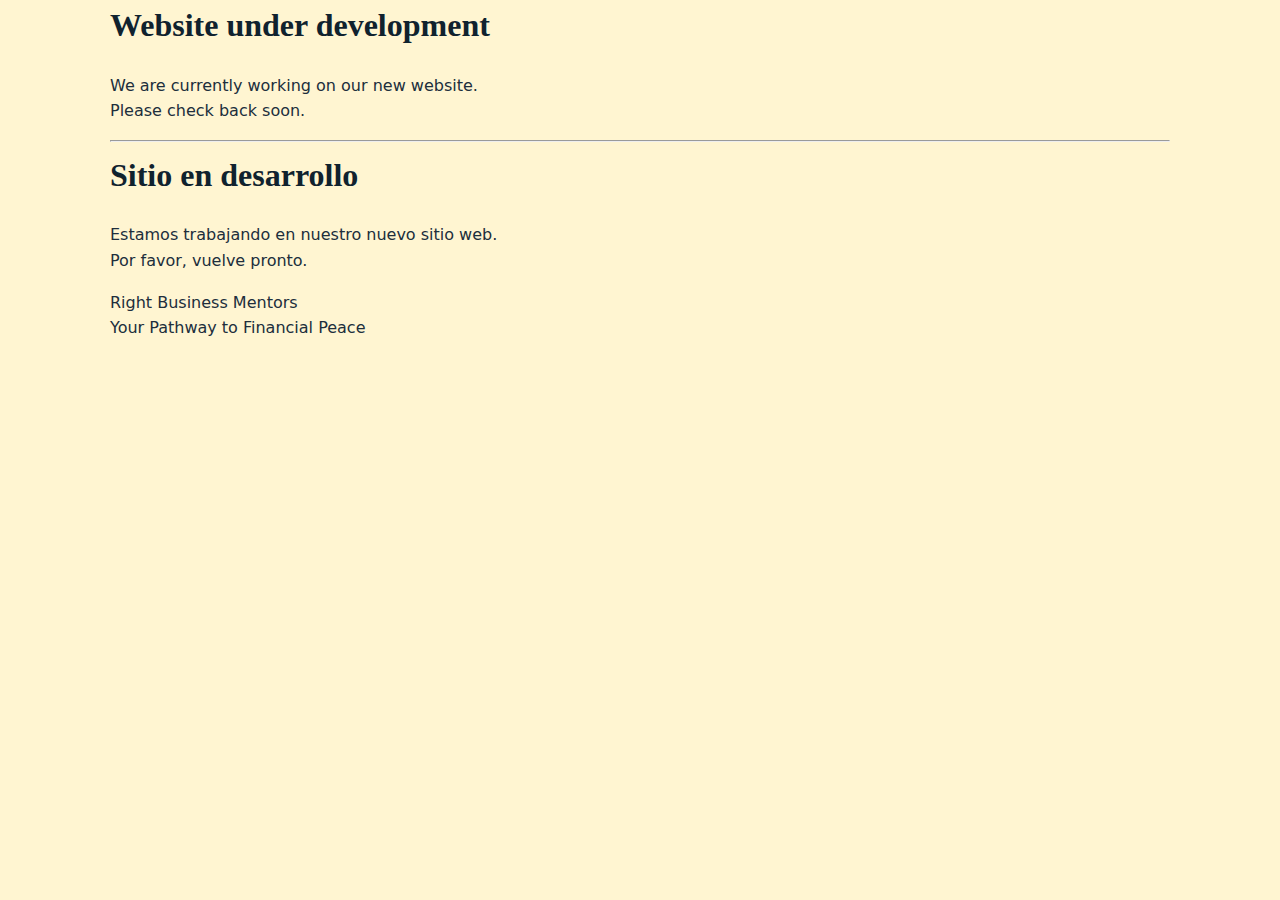
<file: index.html>
<!-- <!DOCTYPE html>
<html lang="en">
  <head>
    <meta charset="utf-8" />
    <meta name="viewport" content="width=device-width,initial-scale=1" />
    <meta http-equiv="refresh" content="0; url=/en/" />
    <link rel="canonical" href="/en/" />
    <title>Right Business Mentors</title>
  </head>
  <body></body>
</html> -->

<!--delete this after development-->

<!DOCTYPE html>
<html lang="en">
  <head>
    <meta charset="utf-8" />
    <meta name="viewport" content="width=device-width, initial-scale=1" />
    <title>Right Business Mentors</title>
    <link rel="stylesheet" href="/assets/css/styles.css" />
  </head>
  <body>
    <main class="coming-soon">
      <div class="container coming-box">
        <h1>Website under development</h1>
        <p class="coming-sub">
          We are currently working on our new website.<br />
          Please check back soon.
        </p>

        <hr class="coming-divider" />

        <h1>Sitio en desarrollo</h1>
        <p class="coming-sub">
          Estamos trabajando en nuestro nuevo sitio web.<br />
          Por favor, vuelve pronto.
        </p>

        <p class="coming-brand">
          Right Business Mentors<br />
          <span>Your Pathway to Financial Peace</span>
        </p>
      </div>
    </main>
  </body>
</html>
</file>
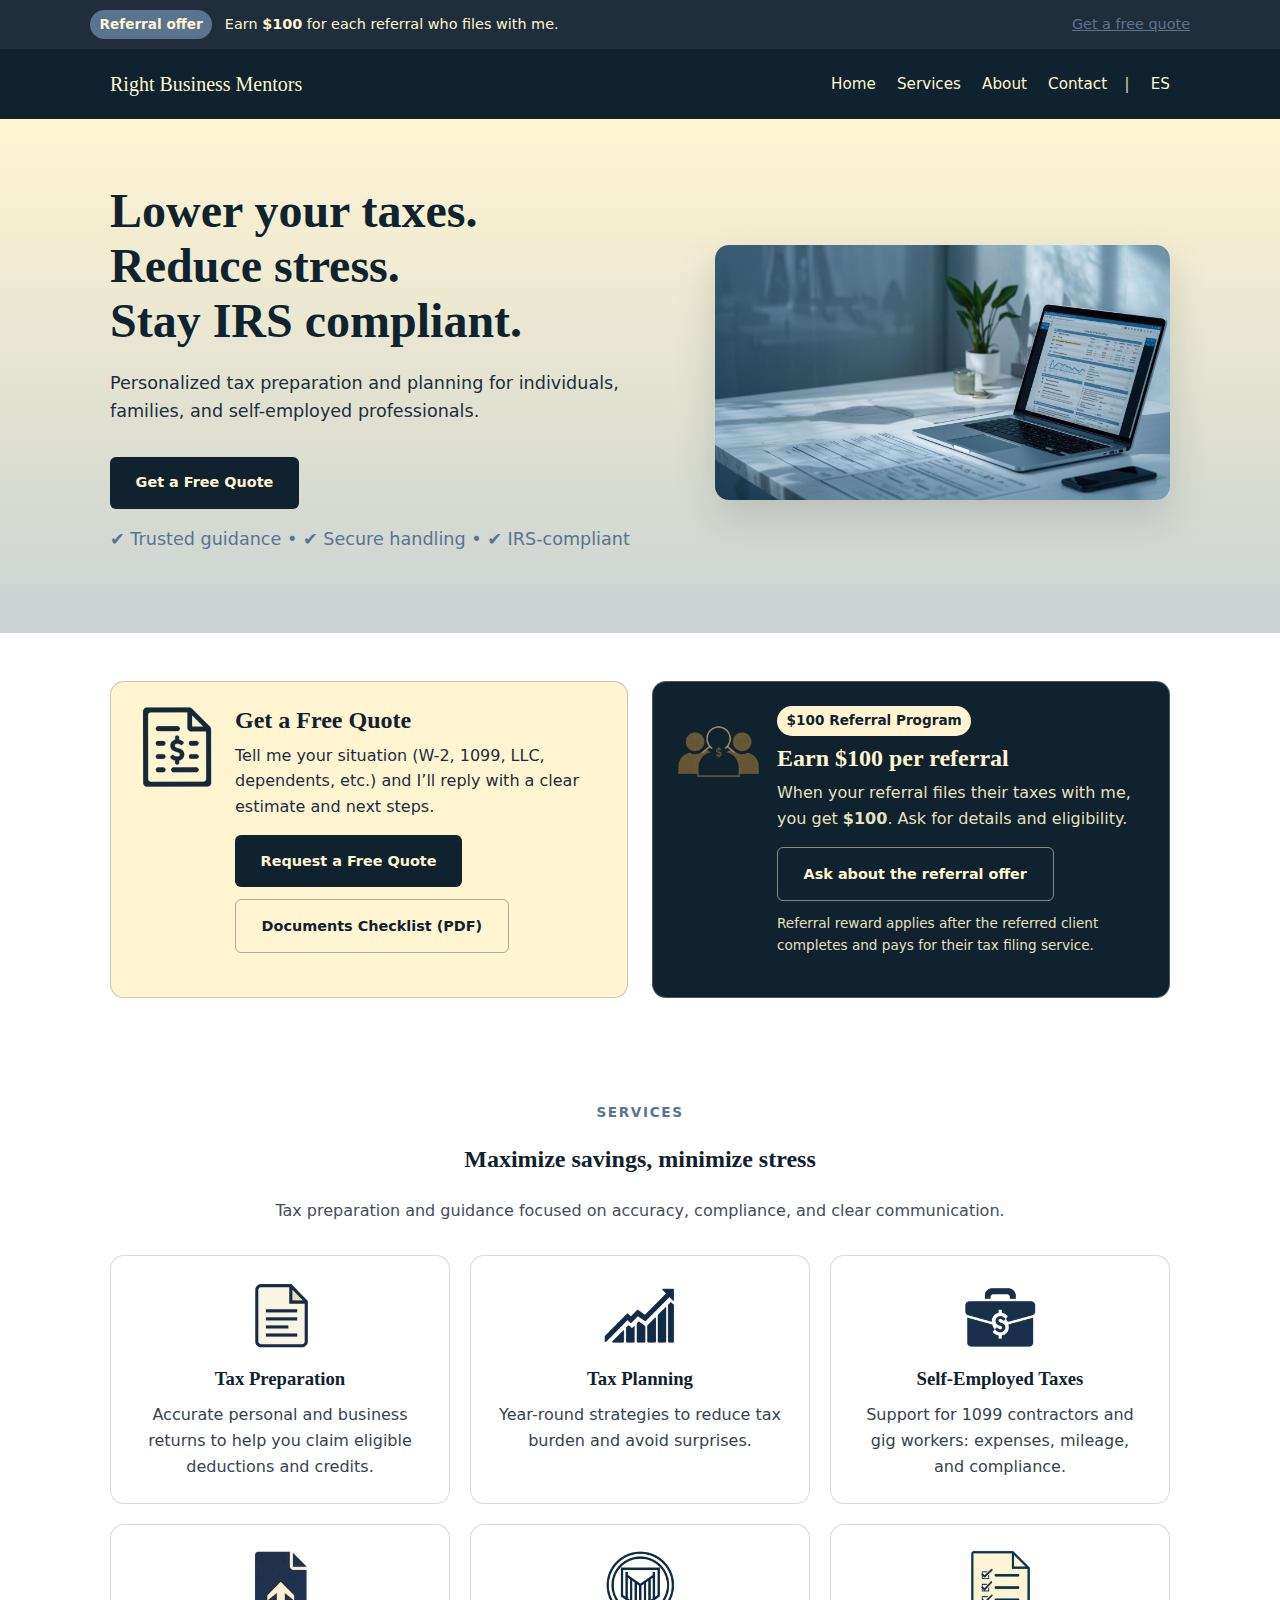
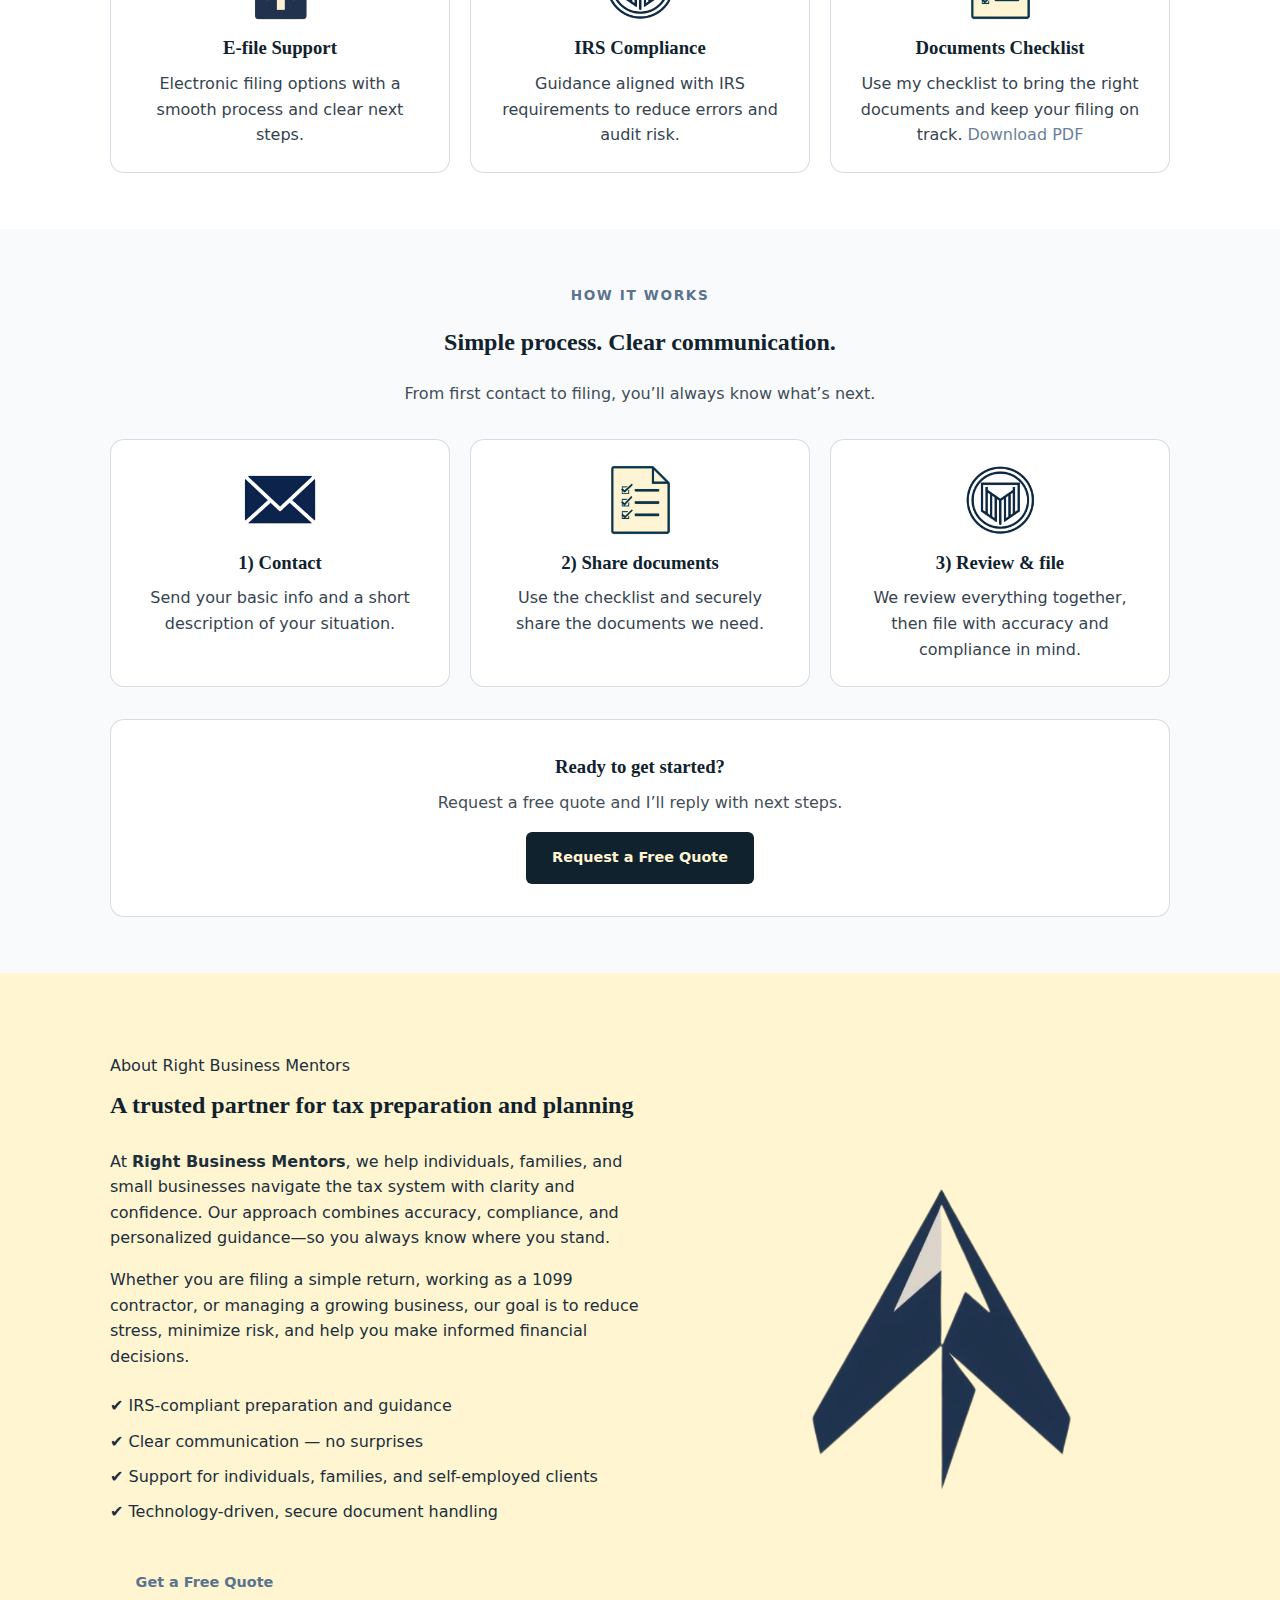
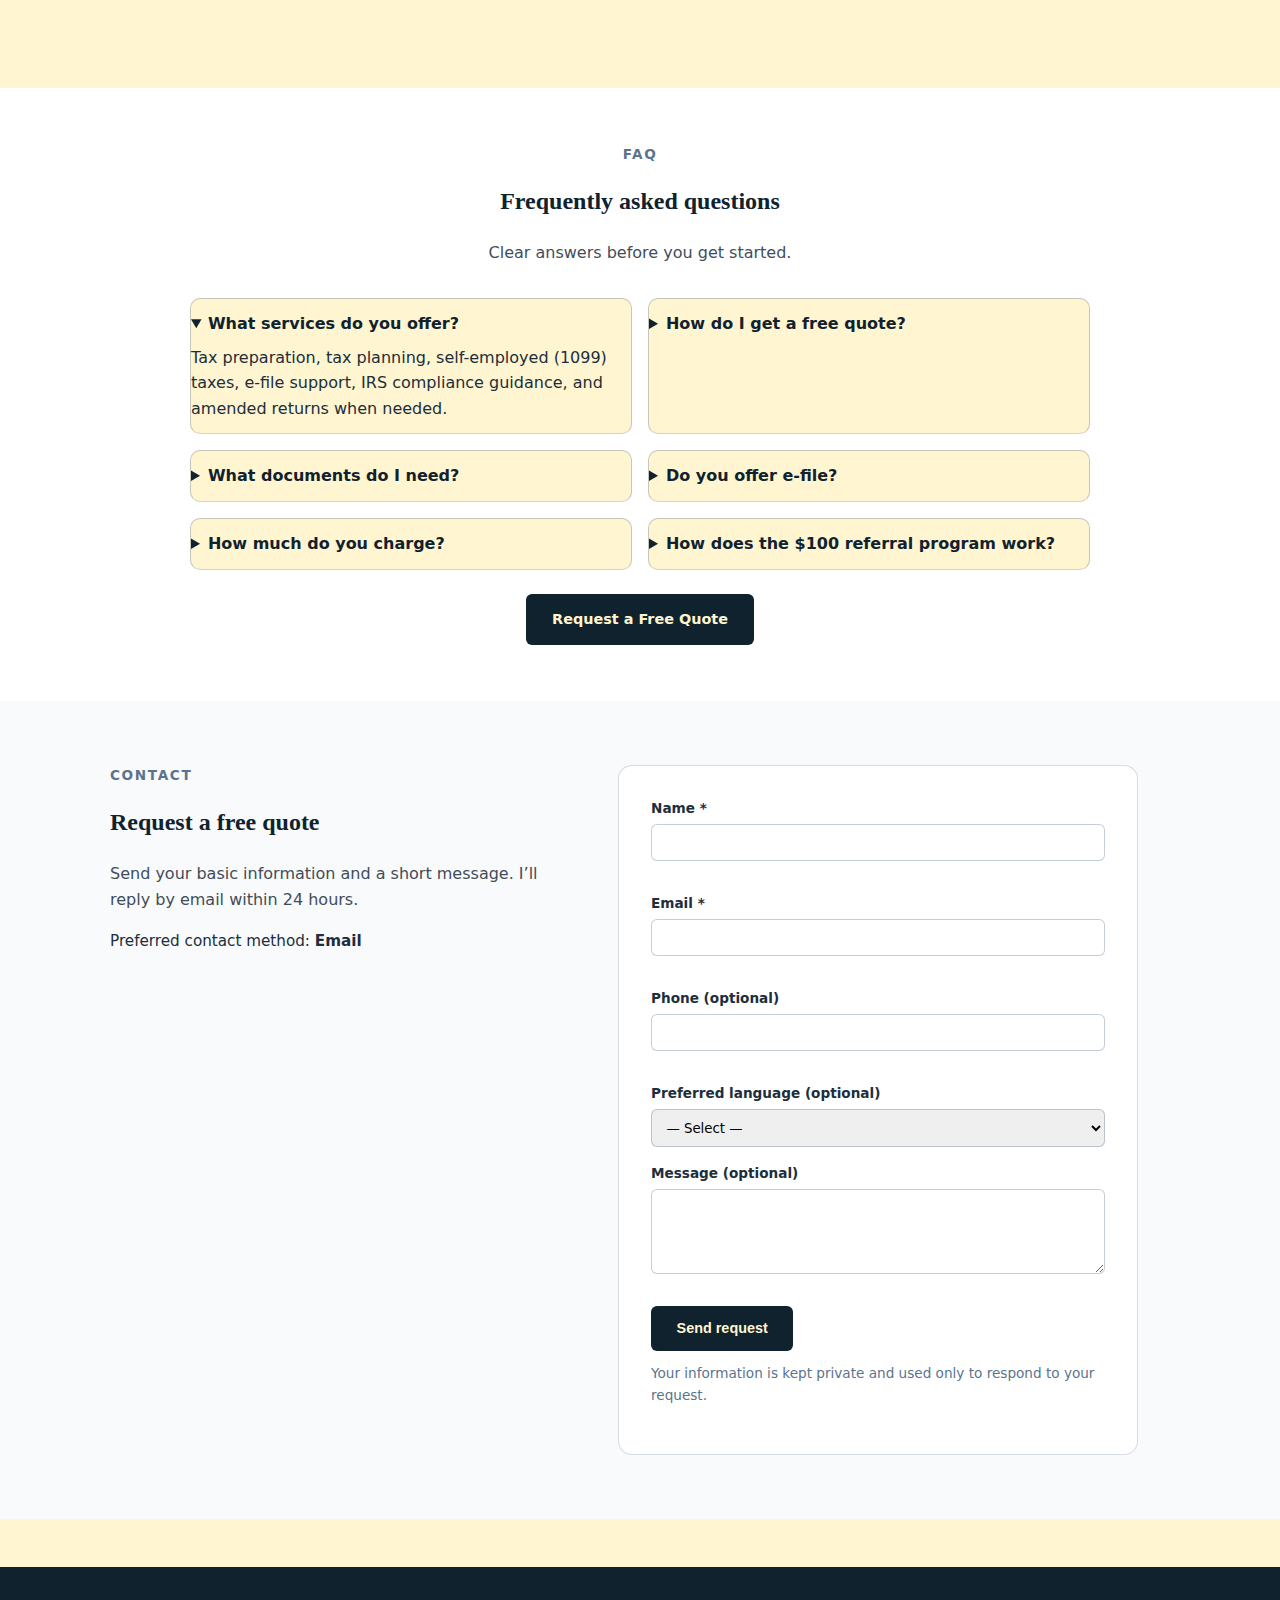
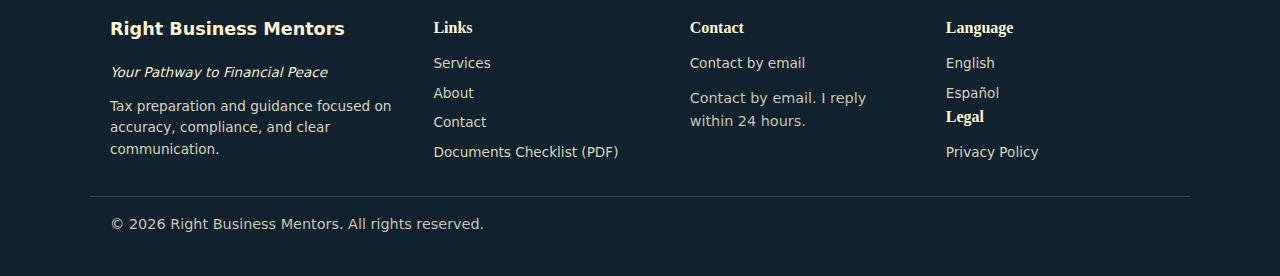
<file: en/index.html>
<!DOCTYPE html>
<html lang="en">
  <head>
    <meta charset="utf-8" />
    <meta name="viewport" content="width=device-width, initial-scale=1" />
    <title>Right Business Mentors | Tax Preparation</title>
    <meta
      name="description"
      content="Tax preparation with a clear process, personalized attention, and compliance-first approach."
    />
    <link rel="stylesheet" href="/assets/css/styles.css" />
  </head>

  <body>
    <div class="topbar">
      <div class="container bar-inner">
        <div>
          <span class="badge badge-strong">Referral offer</span>
          <span style="margin-left: 0.5rem"
            >Earn <strong>$100</strong> for each referral who files with
            me.</span
          >
        </div>
        <div>
          <a href="/en/#contact" style="text-decoration: underline"
            >Get a free quote</a
          >
        </div>
      </div>
    </div>

    <header>
      <div class="container header-inner">
        <a class="logo" href="/en/">Right Business Mentors</a>
        <nav aria-label="Primary navigation">
          <a href="/en/">Home</a>
          <a href="/en/#services">Services</a>
          <a href="/en/#about">About</a>
          <a href="/en/#contact">Contact</a>
          <span style="margin-left: 0.75rem; opacity: 0.8">|</span>
          <a href="/es/">ES</a>
        </nav>
      </div>
    </header>
    <main>
      <section class="hero" id="hero">
        <div class="container hero-grid">
          <div class="hero-content">
            <h1>
              Lower your taxes.<br />
              Reduce stress.<br />
              Stay IRS compliant.
            </h1>

            <p class="hero-subtitle">
              Personalized tax preparation and planning for individuals,
              families, and self-employed professionals.
            </p>

            <div class="hero-actions">
              <a href="/en/#contact/" class="btn btn-primary"
                >Get a Free Quote</a
              >
            </div>

            <p class="hero-trust">
              ✔ Trusted guidance • ✔ Secure handling • ✔ IRS-compliant
            </p>
          </div>

          <div class="hero-image">
            <img
              src="/assets/img/hero/hero-tax.jpg"
              alt="Professional tax preparation and financial consulting"
              loading="eager"
            />
          </div>
        </div>
      </section>

      <section class="promo" id="promo">
        <div class="container promo-grid">
          <!-- Free Quote -->
          <div class="promo-card">
            <img
              class="icon icon-lg"
              src="/assets/img/icons/free-consultation-dark.png"
              alt="Free quote icon"
              loading="lazy"
            />
            <div>
              <h2 class="promo-title">Get a Free Quote</h2>
              <p class="promo-text">
                Tell me your situation (W-2, 1099, LLC, dependents, etc.) and
                I’ll reply with a clear estimate and next steps.
              </p>
              <div class="promo-actions">
                <a class="btn btn-primary" href="/en/#contact/"
                  >Request a Free Quote</a
                >
                <a
                  class="btn btn-secondary"
                  href="/assets/docs/tax-documents-checklist-en.pdf"
                  target="_blank"
                  rel="noopener"
                >
                  Documents Checklist (PDF)
                </a>
              </div>
            </div>
          </div>

          <!-- Referral -->
          <div class="promo-card promo-card-strong">
            <img
              class="icon icon-lg"
              src="/assets/img/icons/referral-program-2.png"
              alt="Referral program icon"
              loading="lazy"
            />
            <div>
              <span class="promo-badge">$100 Referral Program</span>
              <h2 class="promo-title">Earn $100 per referral</h2>
              <p class="promo-text">
                When your referral files their taxes with me, you get
                <strong>$100</strong>. Ask for details and eligibility.
              </p>
              <div class="promo-actions">
                <a class="btn btn-secondary" href="/en/#contact/"
                  >Ask about the referral offer</a
                >
              </div>
              <p class="promo-fineprint">
                Referral reward applies after the referred client completes and
                pays for their tax filing service.
              </p>
            </div>
          </div>
        </div>
      </section>

      <section class="services" id="services">
        <div class="container">
          <div class="section-head">
            <p class="kicker">SERVICES</p>
            <h2>Maximize savings, minimize stress</h2>
            <p class="muted">
              Tax preparation and guidance focused on accuracy, compliance, and
              clear communication.
            </p>
          </div>

          <div class="cards-grid">
            <article class="card">
              <img
                class="icon"
                src="/assets/img/icons/tax-preparation-dark.png"
                alt="Tax preparation"
                loading="lazy"
              />
              <h3>Tax Preparation</h3>
              <p>
                Accurate personal and business returns to help you claim
                eligible deductions and credits.
              </p>
            </article>

            <article class="card">
              <img
                class="icon"
                src="/assets/img/icons/financial-growth-dark.png"
                alt="Tax planning"
                loading="lazy"
              />
              <h3>Tax Planning</h3>
              <p>
                Year-round strategies to reduce tax burden and avoid surprises.
              </p>
            </article>

            <article class="card">
              <img
                class="icon"
                src="/assets/img/icons/self-employed-dark.png"
                alt="Self-employed taxes"
                loading="lazy"
              />
              <h3>Self-Employed Taxes</h3>
              <p>
                Support for 1099 contractors and gig workers: expenses, mileage,
                and compliance.
              </p>
            </article>

            <article class="card">
              <img
                class="icon"
                src="/assets/img/icons/e-file-dark.png"
                alt="E-file"
                loading="lazy"
              />
              <h3>E-file Support</h3>
              <p>
                Electronic filing options with a smooth process and clear next
                steps.
              </p>
            </article>

            <article class="card">
              <img
                class="icon"
                src="/assets/img/icons/irs-compliance-dark.png"
                alt="IRS compliance"
                loading="lazy"
              />
              <h3>IRS Compliance</h3>
              <p>
                Guidance aligned with IRS requirements to reduce errors and
                audit risk.
              </p>
            </article>

            <article class="card">
              <img
                class="icon"
                src="/assets/img/icons/document-checklist-dark.png"
                alt="Documents checklist"
                loading="lazy"
              />
              <h3>Documents Checklist</h3>
              <p>
                Use my checklist to bring the right documents and keep your
                filing on track.
                <a
                  href="/assets/docs/tax-documents-checklist-en.pdf"
                  target="_blank"
                  rel="noopener"
                  >Download PDF</a
                >
              </p>
            </article>
          </div>
        </div>
      </section>

      <section class="how" id="how">
        <div class="container">
          <div class="section-head">
            <p class="kicker">HOW IT WORKS</p>
            <h2>Simple process. Clear communication.</h2>
            <p class="muted">
              From first contact to filing, you’ll always know what’s next.
            </p>
          </div>

          <div class="cards-grid how-grid">
            <article class="card">
              <img
                class="icon"
                src="/assets/img/icons/contact-mail-dark.png"
                alt="Contact"
                loading="lazy"
              />
              <h3>1) Contact</h3>
              <p>
                Send your basic info and a short description of your situation.
              </p>
            </article>

            <article class="card">
              <img
                class="icon"
                src="/assets/img/icons/document-checklist-dark.png"
                alt="Documents"
                loading="lazy"
              />
              <h3>2) Share documents</h3>
              <p>Use the checklist and securely share the documents we need.</p>
            </article>

            <article class="card">
              <img
                class="icon"
                src="/assets/img/icons/irs-compliance-dark.png"
                alt="File"
                loading="lazy"
              />
              <h3>3) Review & file</h3>
              <p>
                We review everything together, then file with accuracy and
                compliance in mind.
              </p>
            </article>
          </div>

          <div class="how-cta">
            <h3>Ready to get started?</h3>
            <p class="muted">
              Request a free quote and I’ll reply with next steps.
            </p>
            <a class="btn btn-primary" href="/en/#contact/"
              >Request a Free Quote</a
            >
          </div>
        </div>
      </section>

      <section class="about" id="about">
        <div class="container about-grid">
          <div class="about-content">
            <span class="section-eyebrow">About Right Business Mentors</span>
            <h2>A trusted partner for tax preparation and planning</h2>

            <p>
              At <strong>Right Business Mentors</strong>, we help individuals,
              families, and small businesses navigate the tax system with
              clarity and confidence. Our approach combines accuracy,
              compliance, and personalized guidance—so you always know where you
              stand.
            </p>

            <p>
              Whether you are filing a simple return, working as a 1099
              contractor, or managing a growing business, our goal is to reduce
              stress, minimize risk, and help you make informed financial
              decisions.
            </p>

            <ul class="about-points">
              <li>✔ IRS-compliant preparation and guidance</li>
              <li>✔ Clear communication — no surprises</li>
              <li>
                ✔ Support for individuals, families, and self-employed clients
              </li>
              <li>✔ Technology-driven, secure document handling</li>
            </ul>

            <a href="/en/#contact" class="btn btn-outline">
              Get a Free Quote
            </a>
          </div>

          <div class="about-visual">
            <img
              src="/assets/img/icons/trusted-guidance-dark.png"
              alt="Trusted tax guidance"
              loading="lazy"
            />
          </div>
        </div>
      </section>

      <section class="faq" id="faq">
        <div class="container">
          <div class="section-head">
            <p class="kicker">FAQ</p>
            <h2>Frequently asked questions</h2>
            <p class="muted">Clear answers before you get started.</p>
          </div>

          <div class="faq-grid">
            <details class="faq-item" open>
              <summary>What services do you offer?</summary>
              <p>
                Tax preparation, tax planning, self-employed (1099) taxes,
                e-file support, IRS compliance guidance, and amended returns
                when needed.
              </p>
            </details>

            <details class="faq-item">
              <summary>How do I get a free quote?</summary>
              <p>
                Use the contact form and briefly describe your situation (W-2,
                1099, LLC, dependents). I’ll reply with an estimate and next
                steps.
              </p>
            </details>

            <details class="faq-item">
              <summary>What documents do I need?</summary>
              <p>
                It depends on your case. Start with my
                <a
                  href="/assets/docs/tax-documents-checklist-en.pdf"
                  target="_blank"
                  rel="noopener"
                >
                  documents checklist (PDF) </a
                >.
              </p>
            </details>

            <details class="faq-item">
              <summary>Do you offer e-file?</summary>
              <p>
                Yes. Electronic filing is available for eligible returns, with a
                clear review before submission.
              </p>
            </details>

            <details class="faq-item">
              <summary>How much do you charge?</summary>
              <p>
                Pricing depends on forms and complexity. I don’t post fixed
                prices—request a free quote for a clear estimate.
              </p>
            </details>

            <details class="faq-item">
              <summary>How does the $100 referral program work?</summary>
              <p>
                When your referral completes and pays for their tax filing
                service, you receive a $100 referral reward. Ask for details and
                eligibility.
              </p>
            </details>
          </div>

          <div class="faq-cta">
            <a class="btn btn-primary" href="/en/#contact/"
              >Request a Free Quote</a
            >
          </div>
        </div>
      </section>

      <section class="contact" id="contact">
        <div class="container contact-grid">
          <div class="contact-info">
            <p class="kicker">CONTACT</p>
            <h2>Request a free quote</h2>
            <p class="muted">
              Send your basic information and a short message. I’ll reply by
              email within 24 hours.
            </p>

            <p class="contact-note">
              Preferred contact method: <strong>Email</strong>
            </p>
          </div>

          <form
            class="contact-form"
            method="post"
            action="/api/contact"
            novalidate
          >
            <!-- Honeypot (anti-spam) -->
            <input
              type="text"
              name="company"
              tabindex="-1"
              autocomplete="off"
              class="hp-field"
            />

            <div class="form-group">
              <label for="name">Name *</label>
              <input id="name" name="name" type="text" required />
            </div>

            <div class="form-group">
              <label for="email">Email *</label>
              <input id="email" name="email" type="email" required />
            </div>

            <div class="form-group">
              <label for="phone">Phone (optional)</label>
              <input id="phone" name="phone" type="tel" />
            </div>

            <div class="form-group">
              <label for="language">Preferred language (optional)</label>
              <select id="language" name="language">
                <option value="">— Select —</option>
                <option value="English">English</option>
                <option value="Spanish">Spanish</option>
              </select>
            </div>

            <div class="form-group">
              <label for="message">Message (optional)</label>
              <textarea id="message" name="message" rows="4"></textarea>
            </div>

            <button type="submit" class="btn btn-primary">Send request</button>

            <p class="form-fine">
              Your information is kept private and used only to respond to your
              request.
            </p>
          </form>
        </div>
      </section>

      <footer class="site-footer" id="footer">
        <div class="container footer-grid">
          <div class="footer-col">
            <a class="footer-brand" href="/en/">Right Business Mentors</a>
            <p class="footer-tagline">Your Pathway to Financial Peace</p>
            <p class="footer-text">
              Tax preparation and guidance focused on accuracy, compliance, and
              clear communication.
            </p>
          </div>

          <div class="footer-col">
            <h4>Links</h4>
            <ul class="footer-links">
              <li><a href="/en/#services">Services</a></li>
              <li><a href="/en/#about">About</a></li>
              <li><a href="/en/#contact">Contact</a></li>
              <li>
                <a
                  href="/assets/docs/tax-documents-checklist-en.pdf"
                  target="_blank"
                  rel="noopener"
                  >Documents Checklist (PDF)</a
                >
              </li>
            </ul>
          </div>

          <div class="footer-col">
            <h4>Contact</h4>

            <ul class="footer-links">
              <li>
                <a href="/en/#contact">Contact by email</a>
              </li>
            </ul>

            <p class="footer-fine">
              Contact by email. I reply within 24 hours.
            </p>
          </div>

          <div class="footer-col">
            <h4>Language</h4>
            <ul class="footer-links">
              <li><a href="/en/">English</a></li>
              <li><a href="/es/">Español</a></li>
            </ul>
            <h4 class="footer-subhead">Legal</h4>
            <ul class="footer-links">
              <li><a href="/en/privacy/">Privacy Policy</a></li>
            </ul>
          </div>
        </div>

        <div class="container footer-bottom">
          <p>
            © <span id="year"></span> Right Business Mentors. All rights
            reserved.
          </p>
        </div>

        <script>
          document.getElementById("year").textContent =
            new Date().getFullYear();
        </script>
      </footer>
    </main>
  </body>
</html>
</file>
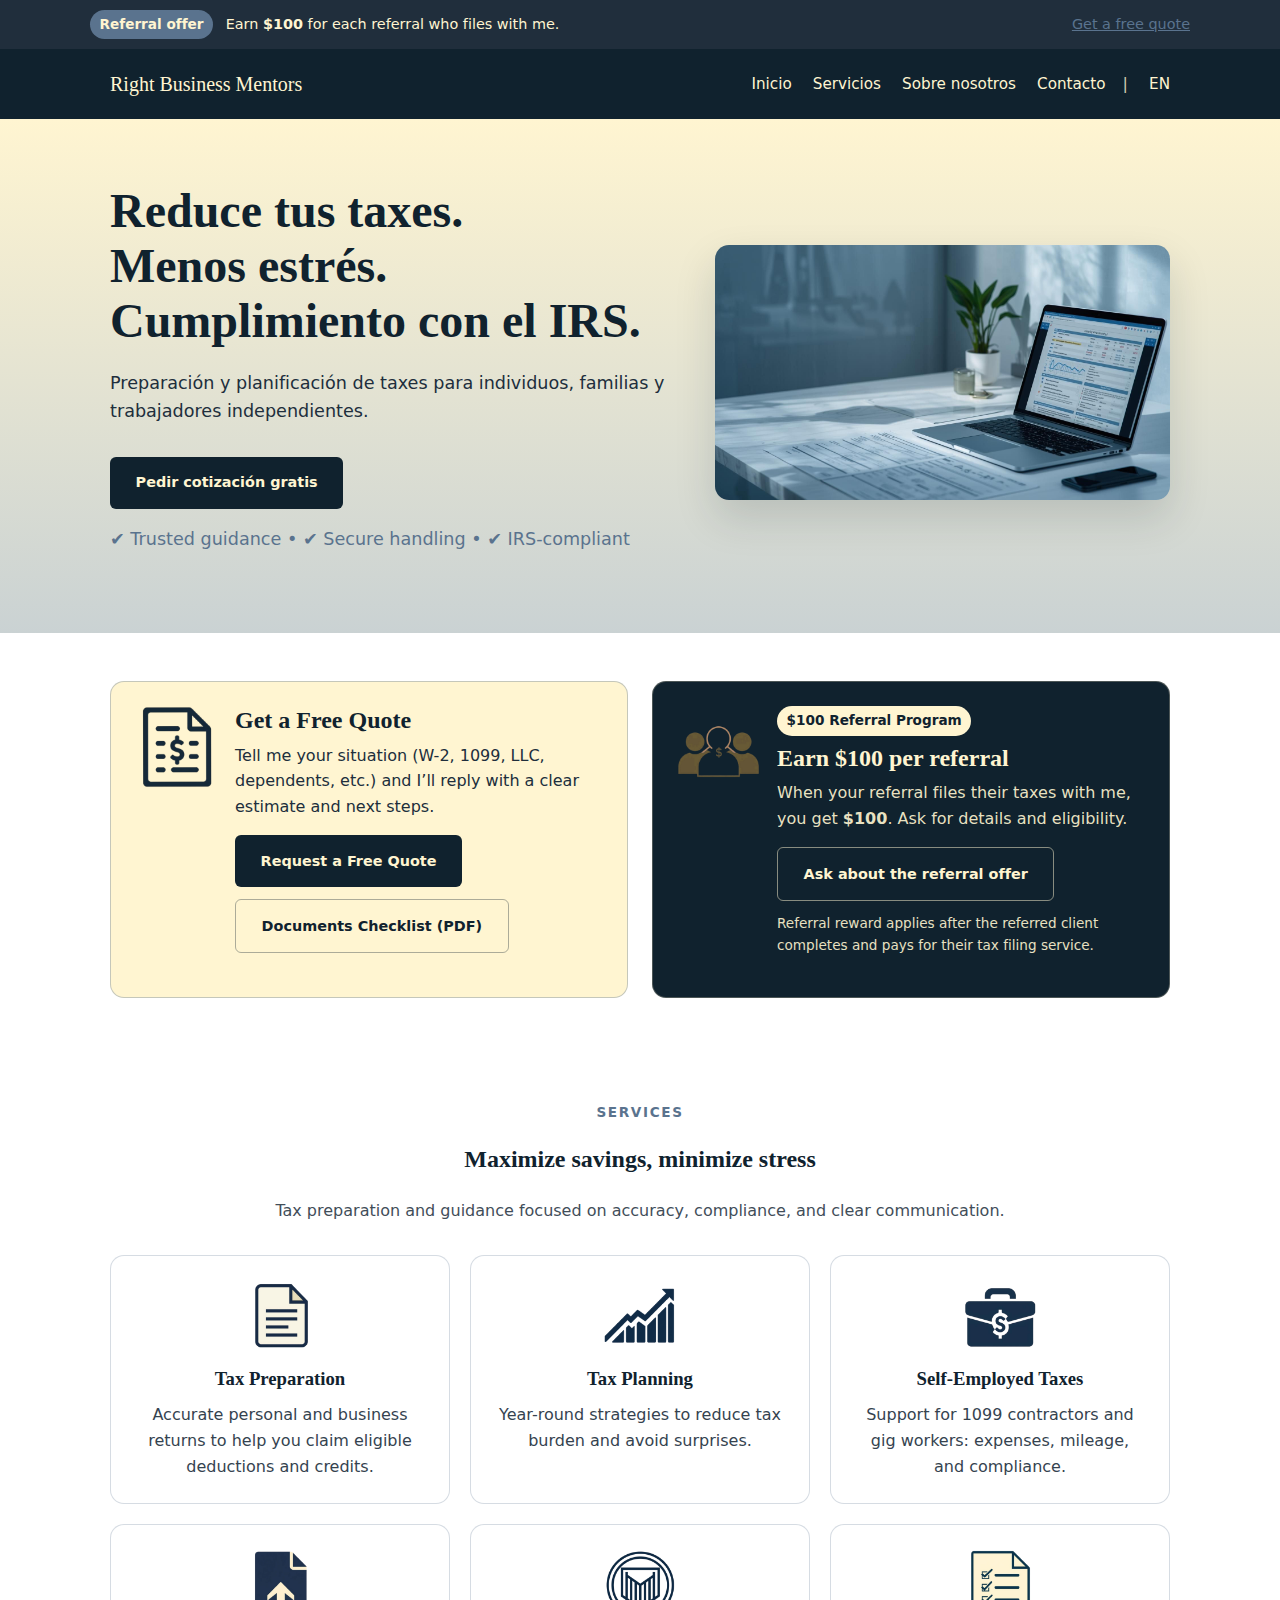
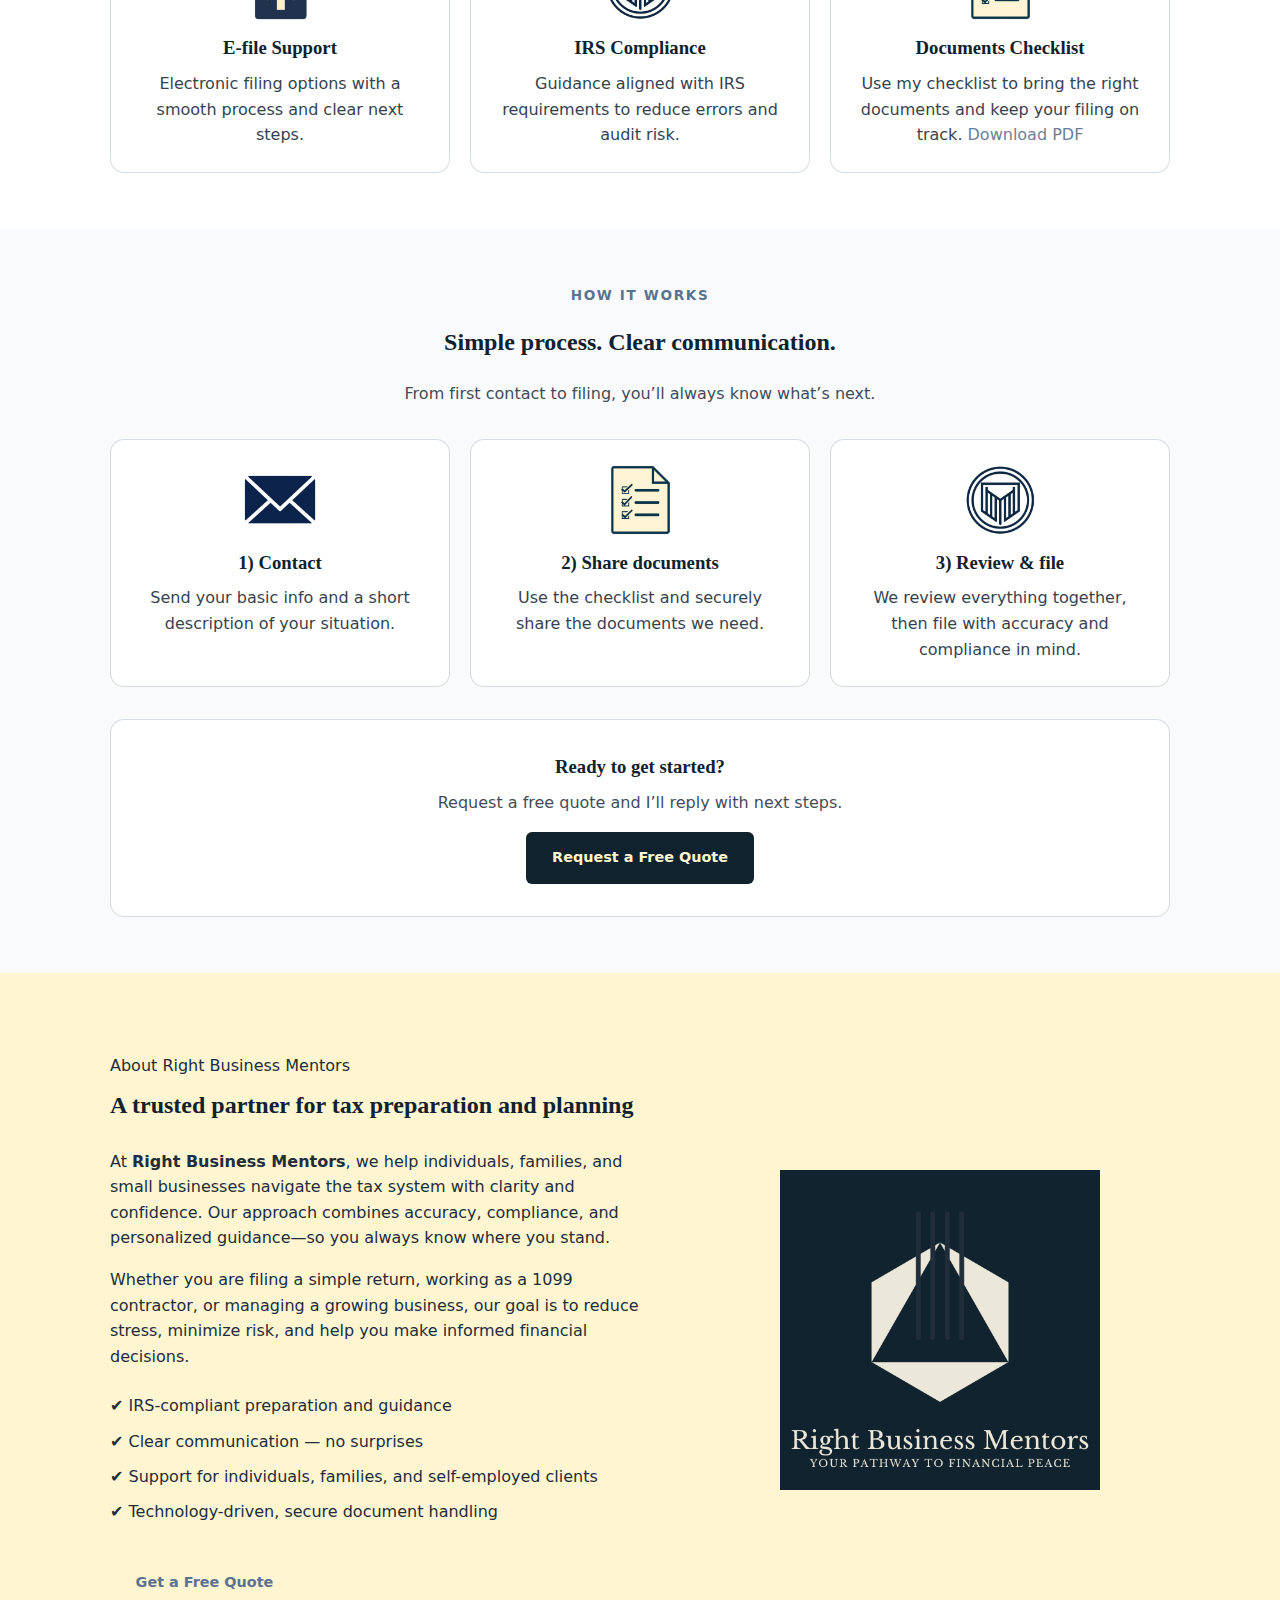
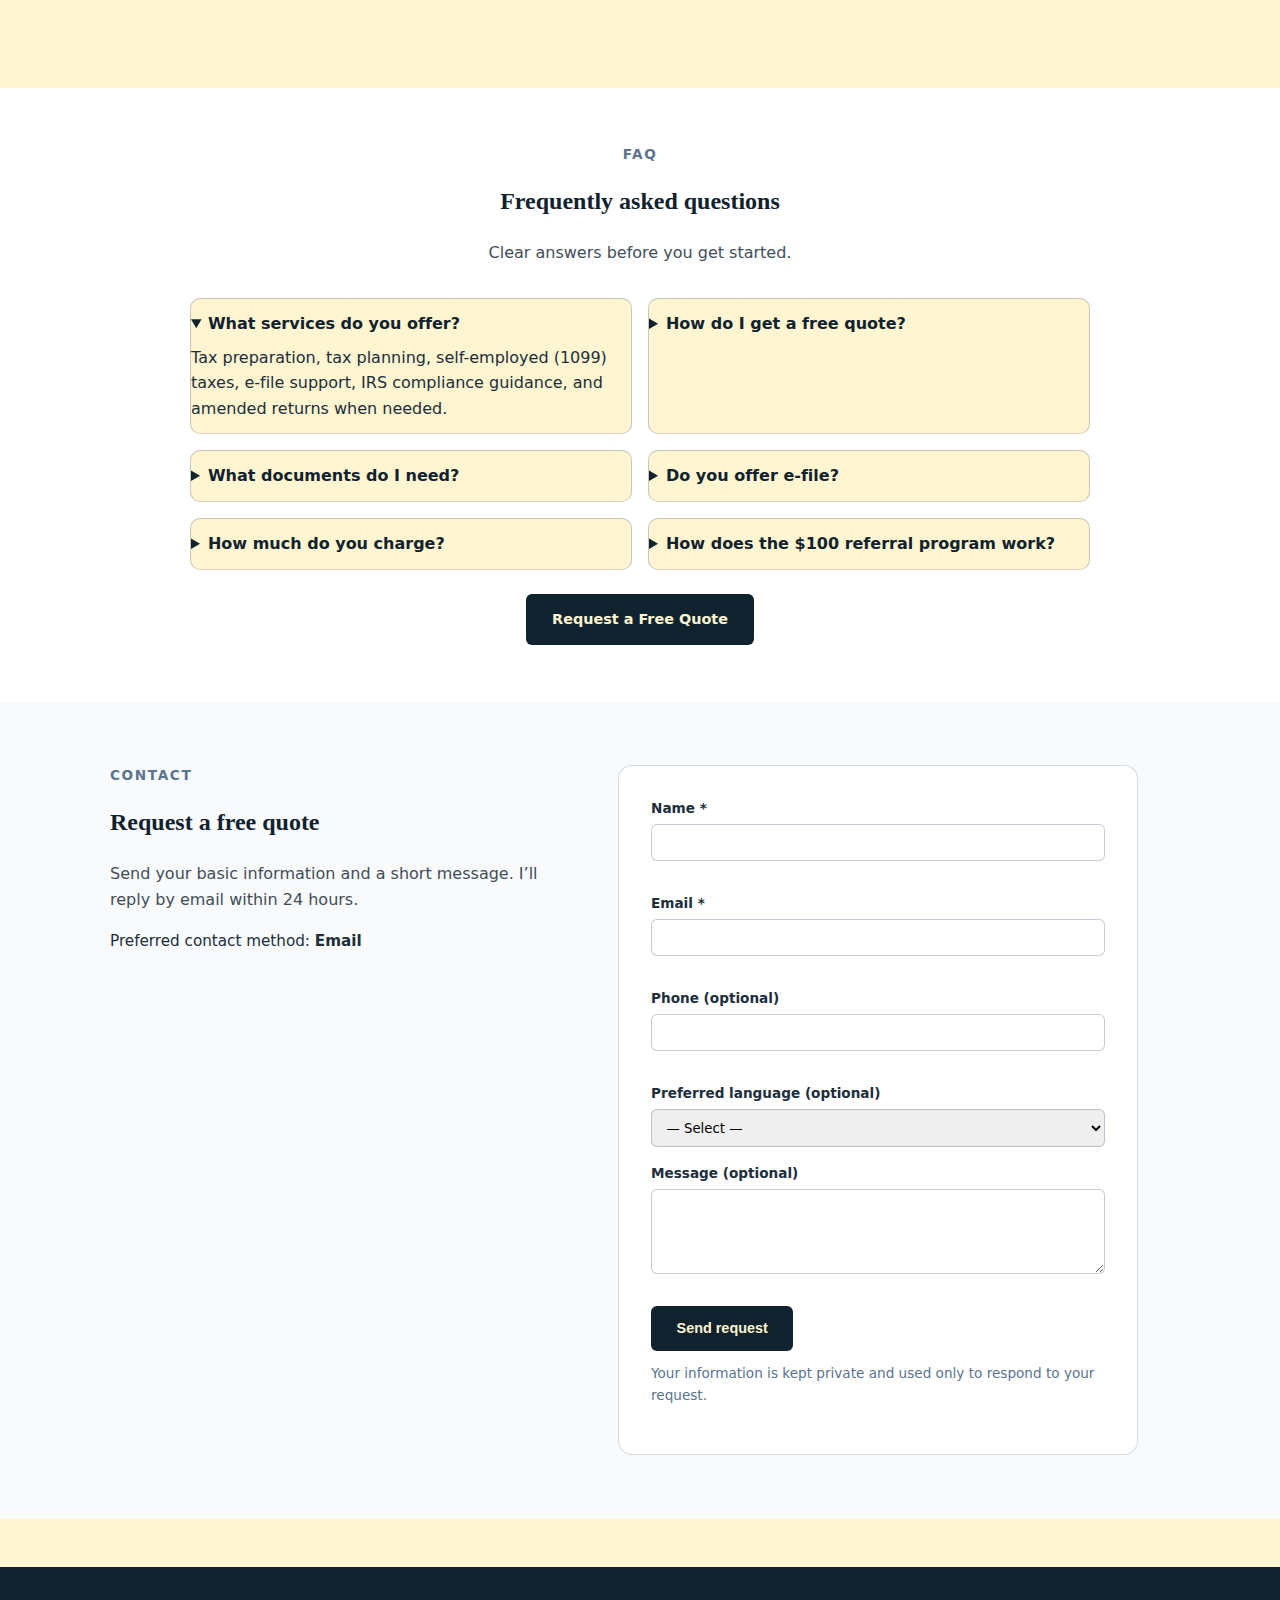
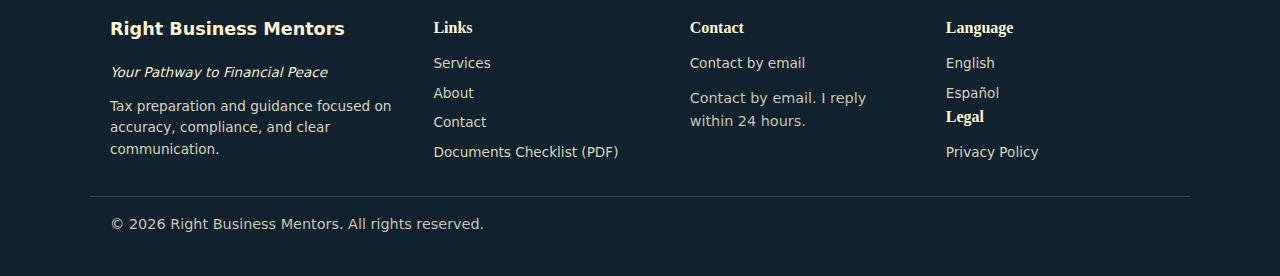
<file: es/index.html>
<!DOCTYPE html>
<html lang="es">
  <head>
    <meta charset="utf-8" />
    <meta name="viewport" content="width=device-width, initial-scale=1" />
    <title>Right Business Mentors | Preparación de Impuestos</title>
    <link
      rel="icon"
      type="image/png"
      sizes="32x32"
      href="/assets/img/favicon.png"
    />
    <link
      rel="icon"
      type="image/png"
      sizes="16x16"
      href="/assets/img/favicon.png"
    />

    <meta
      name="description"
      content="Tax preparation with a clear process, personalized attention, and compliance-first approach."
    />
    <link rel="stylesheet" href="/assets/css/styles.css" />
  </head>

  <body>
    <div class="topbar">
      <div class="container bar-inner">
        <div>
          <span class="badge badge-strong">Referral offer</span>
          <span style="margin-left: 0.5rem"
            >Earn <strong>$100</strong> for each referral who files with
            me.</span
          >
        </div>
        <div>
          <a href="/en/#contact" style="text-decoration: underline"
            >Get a free quote</a
          >
        </div>
      </div>
    </div>

    <header>
      <div class="container header-inner">
        <a class="logo" href="/es/">Right Business Mentors</a>
        <nav class="site-nav" aria-label="Navegación principal">
          <a href="/es/">Inicio</a>
          <a href="/es/#services">Servicios</a>
          <a href="/es/#about">Sobre nosotros</a>
          <a href="/es/#contact">Contacto</a>
          <span style="margin-left: 0.75rem; opacity: 0.8">|</span>
          <a href="/en/">EN</a>
        </nav>
      </div>
    </header>

    <main>
      <section class="hero" id="hero">
        <div class="container hero-grid">
          <div class="hero-content">
            <h1>
              Reduce tus taxes.<br />
              Menos estrés.<br />
              Cumplimiento con el IRS.
            </h1>

            <p class="hero-subtitle">
              Preparación y planificación de taxes para individuos, familias y
              trabajadores independientes.
            </p>

            <div class="hero-actions">
              <a href="/es/#contact" class="btn btn-primary"
                >Pedir cotización gratis</a
              >
            </div>

            <p class="hero-trust">
              ✔ Trusted guidance • ✔ Secure handling • ✔ IRS-compliant
            </p>
          </div>

          <div class="hero-image">
            <img
              src="/assets/img/hero/hero-tax.jpg"
              alt="Professional tax preparation and financial consulting"
              loading="eager"
            />
          </div>
        </div>
      </section>

      <section class="promo" id="promo">
        <div class="container promo-grid">
          <!-- Free Quote -->
          <div class="promo-card">
            <img
              class="icon icon-lg"
              src="/assets/img/icons/free-consultation-dark.png"
              alt="Free quote icon"
              loading="lazy"
            />
            <div>
              <h2 class="promo-title">Get a Free Quote</h2>
              <p class="promo-text">
                Tell me your situation (W-2, 1099, LLC, dependents, etc.) and
                I’ll reply with a clear estimate and next steps.
              </p>
              <div class="promo-actions">
                <a class="btn btn-primary" href="/en/#contact"
                  >Request a Free Quote</a
                >
                <a
                  class="btn btn-secondary"
                  href="/assets/docs/tax-documents-checklist-en.pdf"
                  target="_blank"
                  rel="noopener"
                >
                  Documents Checklist (PDF)
                </a>
              </div>
            </div>
          </div>

          <!-- Referral -->
          <div class="promo-card promo-card-strong">
            <img
              class="icon icon-lg"
              src="/assets/img/icons/referral-program-2.png"
              alt="Referral program icon"
              loading="lazy"
            />
            <div>
              <span class="promo-badge">$100 Referral Program</span>
              <h2 class="promo-title">Earn $100 per referral</h2>
              <p class="promo-text">
                When your referral files their taxes with me, you get
                <strong>$100</strong>. Ask for details and eligibility.
              </p>
              <div class="promo-actions">
                <a class="btn btn-secondary" href="/en/#contact"
                  >Ask about the referral offer</a
                >
              </div>
              <p class="promo-fineprint">
                Referral reward applies after the referred client completes and
                pays for their tax filing service.
              </p>
            </div>
          </div>
        </div>
      </section>

      <section class="services" id="services">
        <div class="container">
          <div class="section-head">
            <p class="kicker">SERVICES</p>
            <h2>Maximize savings, minimize stress</h2>
            <p class="muted">
              Tax preparation and guidance focused on accuracy, compliance, and
              clear communication.
            </p>
          </div>

          <div class="cards-grid">
            <article class="card">
              <img
                class="icon"
                src="/assets/img/icons/tax-preparation-dark.png"
                alt="Tax preparation"
                loading="lazy"
              />
              <h3>Tax Preparation</h3>
              <p>
                Accurate personal and business returns to help you claim
                eligible deductions and credits.
              </p>
            </article>

            <article class="card">
              <img
                class="icon"
                src="/assets/img/icons/financial-growth-dark.png"
                alt="Tax planning"
                loading="lazy"
              />
              <h3>Tax Planning</h3>
              <p>
                Year-round strategies to reduce tax burden and avoid surprises.
              </p>
            </article>

            <article class="card">
              <img
                class="icon"
                src="/assets/img/icons/self-employed-dark.png"
                alt="Self-employed taxes"
                loading="lazy"
              />
              <h3>Self-Employed Taxes</h3>
              <p>
                Support for 1099 contractors and gig workers: expenses, mileage,
                and compliance.
              </p>
            </article>

            <article class="card">
              <img
                class="icon"
                src="/assets/img/icons/e-file-dark.png"
                alt="E-file"
                loading="lazy"
              />
              <h3>E-file Support</h3>
              <p>
                Electronic filing options with a smooth process and clear next
                steps.
              </p>
            </article>

            <article class="card">
              <img
                class="icon"
                src="/assets/img/icons/irs-compliance-dark.png"
                alt="IRS compliance"
                loading="lazy"
              />
              <h3>IRS Compliance</h3>
              <p>
                Guidance aligned with IRS requirements to reduce errors and
                audit risk.
              </p>
            </article>

            <article class="card">
              <img
                class="icon"
                src="/assets/img/icons/document-checklist-dark.png"
                alt="Documents checklist"
                loading="lazy"
              />
              <h3>Documents Checklist</h3>
              <p>
                Use my checklist to bring the right documents and keep your
                filing on track.
                <a
                  href="/assets/docs/tax-documents-checklist-en.pdf"
                  target="_blank"
                  rel="noopener"
                  >Download PDF</a
                >
              </p>
            </article>
          </div>
        </div>
      </section>

      <section class="how" id="how">
        <div class="container">
          <div class="section-head">
            <p class="kicker">HOW IT WORKS</p>
            <h2>Simple process. Clear communication.</h2>
            <p class="muted">
              From first contact to filing, you’ll always know what’s next.
            </p>
          </div>

          <div class="cards-grid how-grid">
            <article class="card">
              <img
                class="icon"
                src="/assets/img/icons/contact-mail-dark.png"
                alt="Contact"
                loading="lazy"
              />
              <h3>1) Contact</h3>
              <p>
                Send your basic info and a short description of your situation.
              </p>
            </article>

            <article class="card">
              <img
                class="icon"
                src="/assets/img/icons/document-checklist-dark.png"
                alt="Documents"
                loading="lazy"
              />
              <h3>2) Share documents</h3>
              <p>Use the checklist and securely share the documents we need.</p>
            </article>

            <article class="card">
              <img
                class="icon"
                src="/assets/img/icons/irs-compliance-dark.png"
                alt="File"
                loading="lazy"
              />
              <h3>3) Review & file</h3>
              <p>
                We review everything together, then file with accuracy and
                compliance in mind.
              </p>
            </article>
          </div>

          <div class="how-cta">
            <h3>Ready to get started?</h3>
            <p class="muted">
              Request a free quote and I’ll reply with next steps.
            </p>
            <a class="btn btn-primary" href="/en/#contact"
              >Request a Free Quote</a
            >
          </div>
        </div>
      </section>

      <section class="about" id="about">
        <div class="container about-grid">
          <div class="about-content">
            <span class="section-eyebrow">About Right Business Mentors</span>
            <h2>A trusted partner for tax preparation and planning</h2>

            <p>
              At <strong>Right Business Mentors</strong>, we help individuals,
              families, and small businesses navigate the tax system with
              clarity and confidence. Our approach combines accuracy,
              compliance, and personalized guidance—so you always know where you
              stand.
            </p>

            <p>
              Whether you are filing a simple return, working as a 1099
              contractor, or managing a growing business, our goal is to reduce
              stress, minimize risk, and help you make informed financial
              decisions.
            </p>

            <ul class="about-points">
              <li>✔ IRS-compliant preparation and guidance</li>
              <li>✔ Clear communication — no surprises</li>
              <li>
                ✔ Support for individuals, families, and self-employed clients
              </li>
              <li>✔ Technology-driven, secure document handling</li>
            </ul>

            <a href="/en/#contact" class="btn btn-outline">
              Get a Free Quote
            </a>
          </div>

          <div class="about-visual">
            <img
              src="/assets/img/logo1.png"
              alt="Trusted tax guidance"
              loading="lazy"
            />
          </div>
        </div>
      </section>

      <section class="faq" id="faq">
        <div class="container">
          <div class="section-head">
            <p class="kicker">FAQ</p>
            <h2>Frequently asked questions</h2>
            <p class="muted">Clear answers before you get started.</p>
          </div>

          <div class="faq-grid">
            <details class="faq-item" open>
              <summary>What services do you offer?</summary>
              <p>
                Tax preparation, tax planning, self-employed (1099) taxes,
                e-file support, IRS compliance guidance, and amended returns
                when needed.
              </p>
            </details>

            <details class="faq-item">
              <summary>How do I get a free quote?</summary>
              <p>
                Use the contact form and briefly describe your situation (W-2,
                1099, LLC, dependents). I’ll reply with an estimate and next
                steps.
              </p>
            </details>

            <details class="faq-item">
              <summary>What documents do I need?</summary>
              <p>
                It depends on your case. Start with my
                <a
                  href="/assets/docs/tax-documents-checklist-en.pdf"
                  target="_blank"
                  rel="noopener"
                >
                  documents checklist (PDF) </a
                >.
              </p>
            </details>

            <details class="faq-item">
              <summary>Do you offer e-file?</summary>
              <p>
                Yes. Electronic filing is available for eligible returns, with a
                clear review before submission.
              </p>
            </details>

            <details class="faq-item">
              <summary>How much do you charge?</summary>
              <p>
                Pricing depends on forms and complexity. I don’t post fixed
                prices—request a free quote for a clear estimate.
              </p>
            </details>

            <details class="faq-item">
              <summary>How does the $100 referral program work?</summary>
              <p>
                When your referral completes and pays for their tax filing
                service, you receive a $100 referral reward. Ask for details and
                eligibility.
              </p>
            </details>
          </div>

          <div class="faq-cta">
            <a class="btn btn-primary" href="/en/#contact"
              >Request a Free Quote</a
            >
          </div>
        </div>
      </section>

      <section class="contact" id="contact">
        <div class="container contact-grid">
          <div class="contact-info">
            <p class="kicker">CONTACT</p>
            <h2>Request a free quote</h2>
            <p class="muted">
              Send your basic information and a short message. I’ll reply by
              email within 24 hours.
            </p>

            <p class="contact-note">
              Preferred contact method: <strong>Email</strong>
            </p>
          </div>

          <form
            class="contact-form"
            method="post"
            action="/api/contact"
            novalidate
          >
            <!-- Honeypot (anti-spam) -->
            <input
              type="text"
              name="company"
              tabindex="-1"
              autocomplete="off"
              class="hp-field"
            />

            <div class="form-group">
              <label for="name">Name *</label>
              <input
                id="name"
                name="name"
                type="text"
                required
                maxlength="80"
              />
            </div>

            <div class="form-group">
              <label for="email">Email *</label>
              <input
                id="email"
                name="email"
                type="email"
                required
                maxlength="120"
              />
            </div>

            <div class="form-group">
              <label for="phone">Phone (optional)</label>
              <input id="phone" name="phone" type="tel" maxlength="30" />
            </div>

            <div class="form-group">
              <label for="language">Preferred language (optional)</label>
              <select id="language" name="language">
                <option value="">— Select —</option>
                <option value="English">English</option>
                <option value="Spanish">Spanish</option>
              </select>
            </div>

            <div class="form-group">
              <label for="message">Message (optional)</label>
              <textarea
                id="message"
                name="message"
                rows="4"
                maxlength="1200"
              ></textarea>
            </div>

            <button type="submit" class="btn btn-primary">Send request</button>

            <p class="form-fine">
              Your information is kept private and used only to respond to your
              request.
            </p>
          </form>
        </div>
      </section>

      <footer class="site-footer" id="footer">
        <div class="container footer-grid">
          <div class="footer-col">
            <a class="footer-brand" href="/en/">Right Business Mentors </a>
            <p class="footer-tagline">Your Pathway to Financial Peace</p>
            <p class="footer-text">
              Tax preparation and guidance focused on accuracy, compliance, and
              clear communication.
            </p>
          </div>

          <div class="footer-col">
            <h4>Links</h4>
            <ul class="footer-links">
              <li><a href="/en/#services">Services</a></li>
              <li><a href="/en/#about">About</a></li>
              <li><a href="/en/#contact">Contact</a></li>
              <li>
                <a
                  href="/assets/docs/tax-documents-checklist-en.pdf"
                  target="_blank"
                  rel="noopener"
                  >Documents Checklist (PDF)</a
                >
              </li>
            </ul>
          </div>

          <div class="footer-col">
            <h4>Contact</h4>

            <ul class="footer-links">
              <li>
                <a href="/en/#contact">Contact by email</a>
              </li>
            </ul>

            <p class="footer-fine">
              Contact by email. I reply within 24 hours.
            </p>
          </div>

          <div class="footer-col">
            <h4>Language</h4>
            <ul class="footer-links">
              <li><a href="/en/">English</a></li>
              <li><a href="/es/">Español</a></li>
            </ul>
            <h4 class="footer-subhead">Legal</h4>
            <ul class="footer-links">
              <li><a href="/en/privacy/">Privacy Policy</a></li>
            </ul>
          </div>
        </div>

        <div class="container footer-bottom">
          <p>
            © <span id="year"></span> Right Business Mentors. All rights
            reserved.
          </p>
        </div>
      </footer>
    </main>
  </body>
  <script src="/assets/js/main.js" defer></script>
  <button id="scrollTopBtn" aria-label="Back to top">↑</button>
</html>
</file>
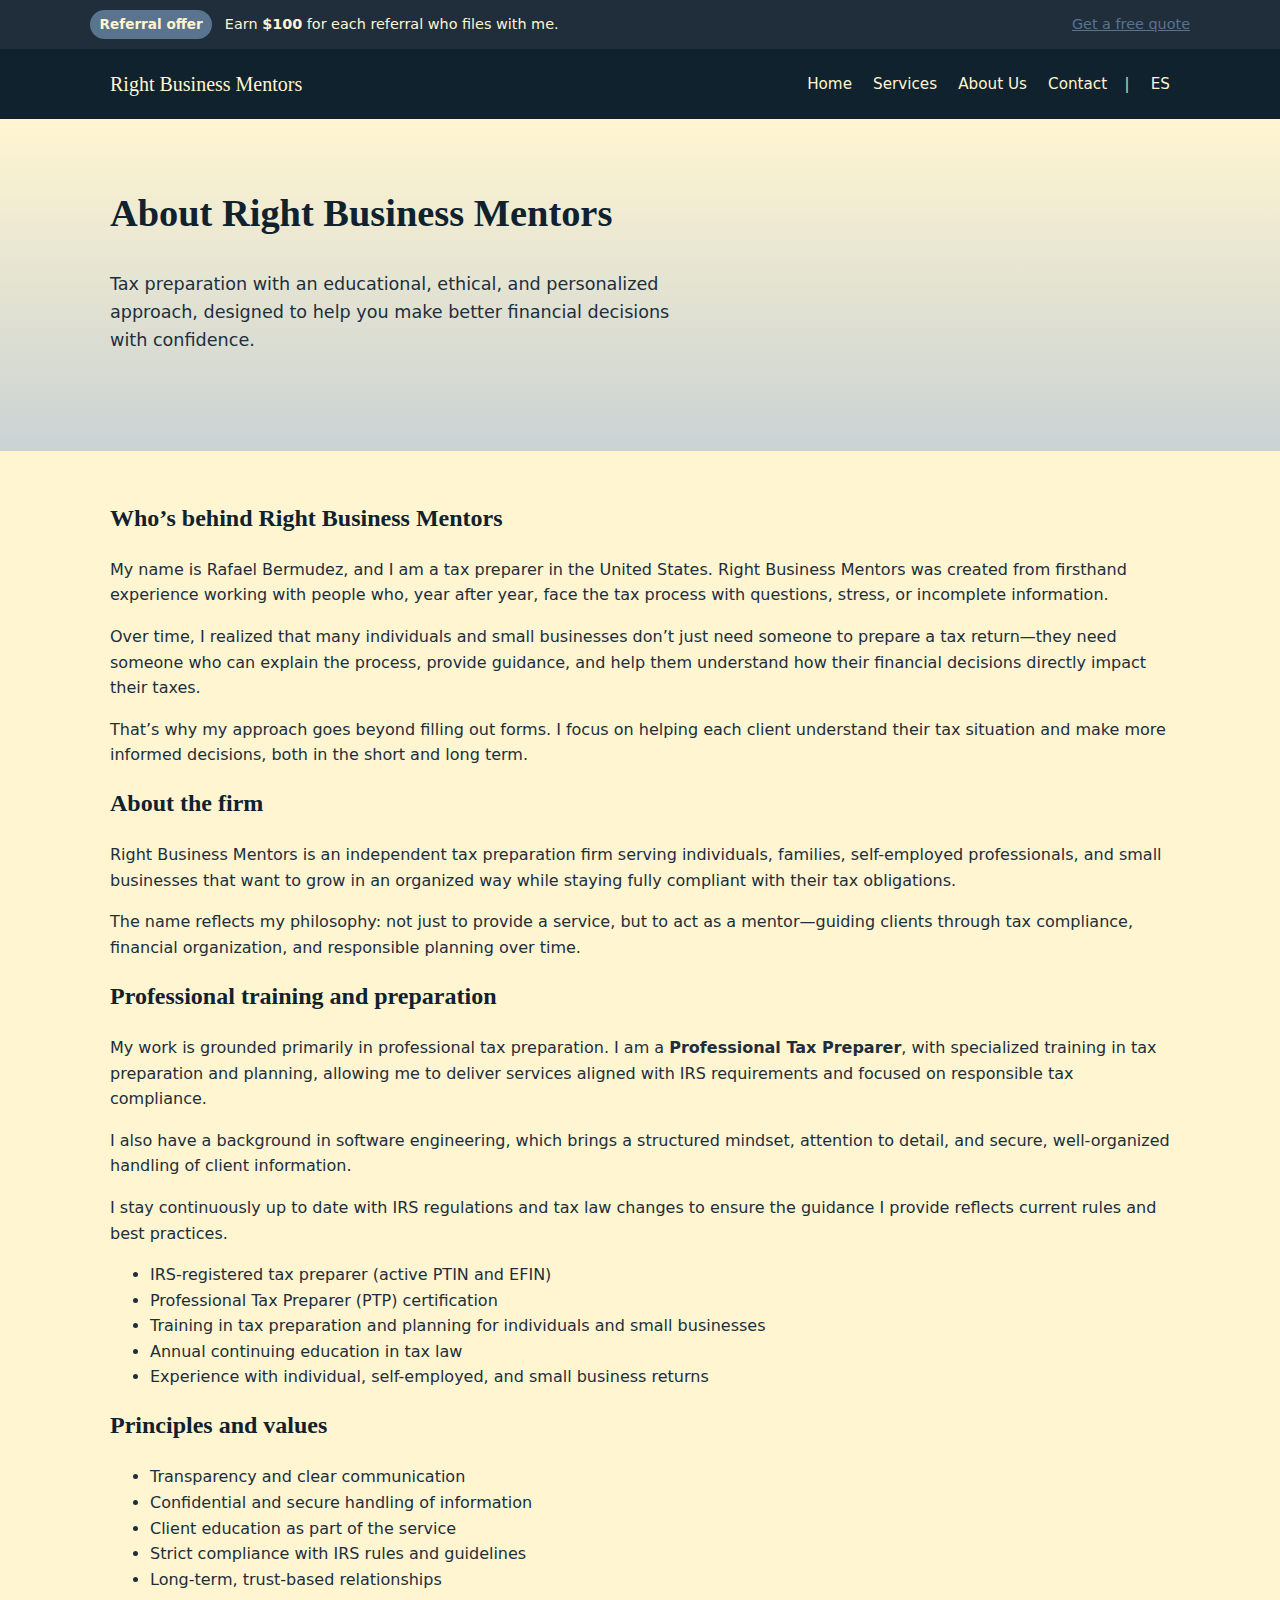
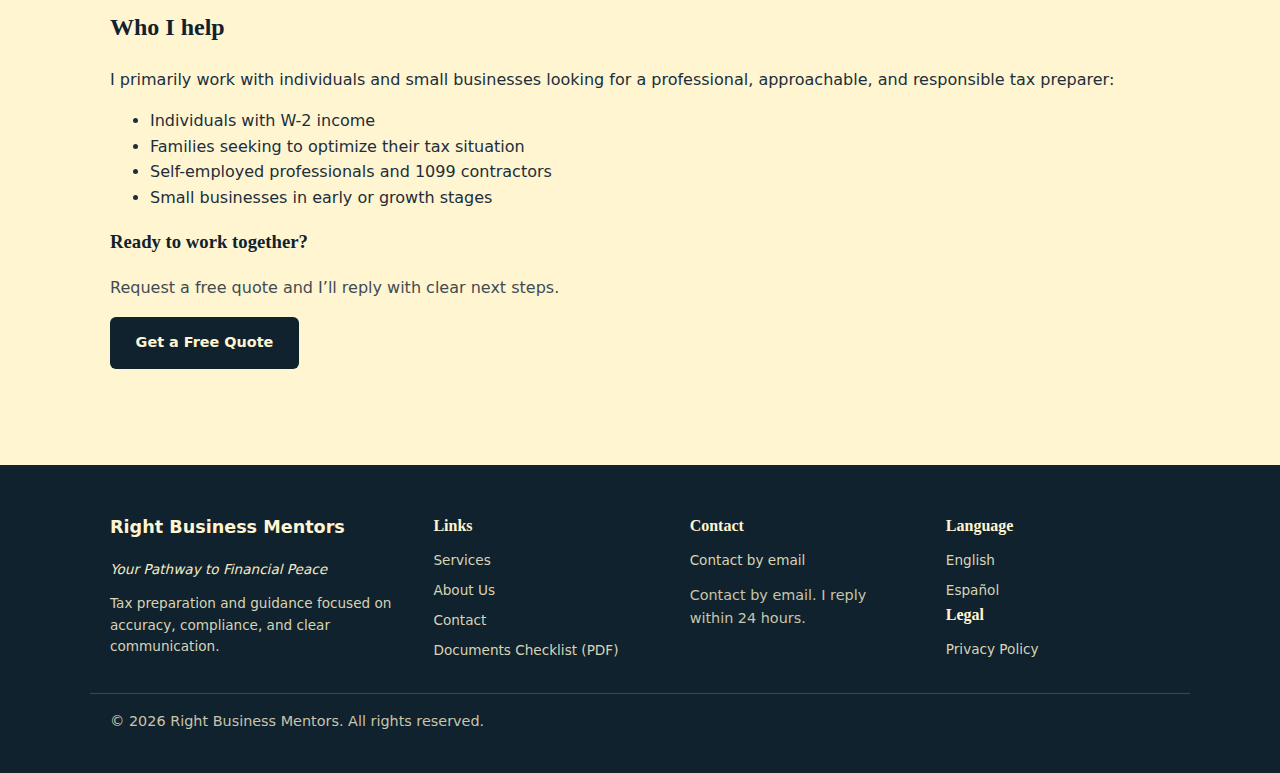
<file: en/about/index.html>
<!DOCTYPE html>
<html lang="en">
  <head>
    <meta charset="utf-8" />
    <meta name="viewport" content="width=device-width, initial-scale=1" />

    <title>About Us | Right Business Mentors</title>

    <meta
      name="description"
      content="Learn more about Right Business Mentors and my approach to tax preparation—educational, ethical, and personalized, with a focus on clarity and IRS compliance."
    />

    <!-- Hreflang -->
    <link
      rel="alternate"
      hreflang="en-US"
      href="https://rbmentors.com/en/about/"
    />
    <link
      rel="alternate"
      hreflang="es-US"
      href="https://rbmentors.com/es/about/"
    />
    <link
      rel="alternate"
      hreflang="x-default"
      href="https://rbmentors.com/en/about/"
    />

    <!-- Canonical -->
    <link rel="canonical" href="https://rbmentors.com/en/about/" />

    <!-- Open Graph -->
    <meta property="og:type" content="website" />
    <meta property="og:title" content="About Us | Right Business Mentors" />
    <meta
      property="og:description"
      content="Tax preparation with an educational, ethical, and personalized approach—focused on clarity, trust, and IRS compliance."
    />
    <meta property="og:url" content="https://rbmentors.com/en/about/" />
    <meta
      property="og:image"
      content="https://rbmentors.com/assets/img/hero/hero-tax.jpg"
    />

    <!-- Twitter -->
    <meta name="twitter:card" content="summary_large_image" />

    <!-- Favicons -->
    <link
      rel="icon"
      type="image/png"
      sizes="32x32"
      href="/assets/img/favicon.png"
    />
    <link
      rel="icon"
      type="image/png"
      sizes="16x16"
      href="/assets/img/favicon.png"
    />

    <!-- Styles -->
    <link rel="stylesheet" href="/assets/css/styles.css" />

    <!-- JSON-LD (Full schema for E-E-A-T) -->
    <script type="application/ld+json">
      {
        "@context": "https://schema.org",
        "@graph": [
          {
            "@type": "Organization",
            "@id": "https://rbmentors.com/#organization",
            "name": "Right Business Mentors",
            "url": "https://rbmentors.com/",
            "logo": {
              "@type": "ImageObject",
              "@id": "https://rbmentors.com/#logo",
              "url": "https://rbmentors.com/assets/img/favicon.png"
            },
            "slogan": "Your Pathway to Financial Peace",
            "description": "Tax preparation and guidance focused on accuracy, compliance, and clear communication.",
            "areaServed": {
              "@type": "Country",
              "name": "United States"
            },
            "knowsAbout": [
              "Tax preparation",
              "Tax planning",
              "Self-employed taxes (1099)",
              "Small business tax returns",
              "IRS compliance"
            ],
            "contactPoint": [
              {
                "@type": "ContactPoint",
                "contactType": "customer support",
                "url": "https://rbmentors.com/en/#contact",
                "availableLanguage": ["English", "Spanish"]
              }
            ],
            "founder": {
              "@id": "https://rbmentors.com/#rafael"
            }
          },
          {
            "@type": "Person",
            "@id": "https://rbmentors.com/#rafael",
            "name": "Rafael Bermudez",
            "jobTitle": "Professional Tax Preparer",
            "worksFor": {
              "@id": "https://rbmentors.com/#organization"
            },
            "description": "IRS-registered tax preparer providing tax preparation and planning with an educational, ethical, and personalized approach.",
            "knowsAbout": [
              "Tax preparation",
              "Tax planning",
              "IRS compliance",
              "W-2 tax returns",
              "1099/self-employed taxes",
              "Small business returns"
            ],
            "hasCredential": [
              {
                "@type": "EducationalOccupationalCredential",
                "name": "Professional Tax Preparer (PTP)",
                "credentialCategory": "Professional certification"
              },
              {
                "@type": "EducationalOccupationalCredential",
                "name": "Profitable Business Returns",
                "credentialCategory": "Professional training"
              },
              {
                "@type": "EducationalOccupationalCredential",
                "name": "The Turnkey Process to Have The Premier Bookkeeping, Accounting, Tax Business",
                "credentialCategory": "Professional training"
              }
            ],
            "affiliation": {
              "@id": "https://rbmentors.com/#organization"
            }
          },
          {
            "@type": "WebSite",
            "@id": "https://rbmentors.com/#website",
            "url": "https://rbmentors.com/",
            "name": "Right Business Mentors",
            "publisher": {
              "@id": "https://rbmentors.com/#organization"
            },
            "inLanguage": ["en-US", "es-US"]
          },
          {
            "@type": "WebPage",
            "@id": "https://rbmentors.com/en/about/#webpage",
            "url": "https://rbmentors.com/en/about/",
            "name": "About Us | Right Business Mentors",
            "isPartOf": {
              "@id": "https://rbmentors.com/#website"
            },
            "about": [
              { "@id": "https://rbmentors.com/#organization" },
              { "@id": "https://rbmentors.com/#rafael" }
            ],
            "primaryImageOfPage": {
              "@type": "ImageObject",
              "url": "https://rbmentors.com/assets/img/hero/hero-tax.jpg"
            },
            "inLanguage": "en-US"
          },
          {
            "@type": "BreadcrumbList",
            "@id": "https://rbmentors.com/en/about/#breadcrumbs",
            "itemListElement": [
              {
                "@type": "ListItem",
                "position": 1,
                "name": "Home",
                "item": "https://rbmentors.com/en/"
              },
              {
                "@type": "ListItem",
                "position": 2,
                "name": "About Us",
                "item": "https://rbmentors.com/en/about/"
              }
            ]
          }
        ]
      }
    </script>

    <!-- Main JS -->
    <script src="/assets/js/main.js" defer></script>
  </head>

  <body>
    <button id="scrollTopBtn" aria-label="Back to top">↑</button>
    <div class="topbar">
      <div class="container bar-inner">
        <div>
          <span class="badge badge-strong">Referral offer</span>
          <span style="margin-left: 0.5rem">
            Earn <strong>$100</strong> for each referral who files with me.
          </span>
        </div>
        <div>
          <a href="/en/#contact" style="text-decoration: underline">
            Get a free quote
          </a>
        </div>
      </div>
    </div>

    <header>
      <div class="container header-inner">
        <a class="logo" href="/en/">Right Business Mentors</a>
        <nav aria-label="Primary navigation">
          <a href="/en/">Home</a>
          <a href="/en/#services">Services</a>
          <a href="/en/about/" aria-current="page">About Us</a>
          <a href="/en/#contact">Contact</a>
          <span style="margin-left: 0.75rem; opacity: 0.8">|</span>
          <a href="/es/about/">ES</a>
        </nav>
      </div>
    </header>

    <main>
      <!-- HERO -->
      <section class="hero hero-simple">
        <div class="container">
          <h1>About Right Business Mentors</h1>
          <p class="hero-subtitle">
            Tax preparation with an educational, ethical, and personalized
            approach, designed to help you make better financial decisions with
            confidence.
          </p>
        </div>
      </section>

      <!-- CONTENT -->
      <section class="content">
        <div class="container content-narrow">
          <h2>Who’s behind Right Business Mentors</h2>
          <p>
            My name is Rafael Bermudez, and I am a tax preparer in the United
            States. Right Business Mentors was created from firsthand experience
            working with people who, year after year, face the tax process with
            questions, stress, or incomplete information.
          </p>

          <p>
            Over time, I realized that many individuals and small businesses
            don’t just need someone to prepare a tax return—they need someone
            who can explain the process, provide guidance, and help them
            understand how their financial decisions directly impact their
            taxes.
          </p>

          <p>
            That’s why my approach goes beyond filling out forms. I focus on
            helping each client understand their tax situation and make more
            informed decisions, both in the short and long term.
          </p>

          <h2>About the firm</h2>
          <p>
            Right Business Mentors is an independent tax preparation firm
            serving individuals, families, self-employed professionals, and
            small businesses that want to grow in an organized way while staying
            fully compliant with their tax obligations.
          </p>

          <p>
            The name reflects my philosophy: not just to provide a service, but
            to act as a mentor—guiding clients through tax compliance, financial
            organization, and responsible planning over time.
          </p>

          <h2>Professional training and preparation</h2>
          <p>
            My work is grounded primarily in professional tax preparation. I am
            a <strong>Professional Tax Preparer</strong>, with specialized
            training in tax preparation and planning, allowing me to deliver
            services aligned with IRS requirements and focused on responsible
            tax compliance.
          </p>

          <p>
            I also have a background in software engineering, which brings a
            structured mindset, attention to detail, and secure, well-organized
            handling of client information.
          </p>

          <p>
            I stay continuously up to date with IRS regulations and tax law
            changes to ensure the guidance I provide reflects current rules and
            best practices.
          </p>

          <ul>
            <li>IRS-registered tax preparer (active PTIN and EFIN)</li>
            <li>Professional Tax Preparer (PTP) certification</li>
            <li>
              Training in tax preparation and planning for individuals and small
              businesses
            </li>
            <li>Annual continuing education in tax law</li>
            <li>
              Experience with individual, self-employed, and small business
              returns
            </li>
          </ul>

          <h2>Principles and values</h2>
          <ul>
            <li>Transparency and clear communication</li>
            <li>Confidential and secure handling of information</li>
            <li>Client education as part of the service</li>
            <li>Strict compliance with IRS rules and guidelines</li>
            <li>Long-term, trust-based relationships</li>
          </ul>

          <h2>Who I help</h2>
          <p>
            I primarily work with individuals and small businesses looking for a
            professional, approachable, and responsible tax preparer:
          </p>

          <ul>
            <li>Individuals with W-2 income</li>
            <li>Families seeking to optimize their tax situation</li>
            <li>Self-employed professionals and 1099 contractors</li>
            <li>Small businesses in early or growth stages</li>
          </ul>

          <div class="content-cta">
            <h3>Ready to work together?</h3>
            <p class="muted">
              Request a free quote and I’ll reply with clear next steps.
            </p>
            <a href="/en/#contact" class="btn btn-primary">Get a Free Quote</a>
          </div>
        </div>
      </section>
    </main>

    <footer class="site-footer">
      <div class="container footer-grid">
        <div class="footer-col">
          <a class="footer-brand" href="/en/">Right Business Mentors</a>
          <p class="footer-tagline">Your Pathway to Financial Peace</p>
          <p class="footer-text">
            Tax preparation and guidance focused on accuracy, compliance, and
            clear communication.
          </p>
        </div>

        <div class="footer-col">
          <h4>Links</h4>
          <ul class="footer-links">
            <li><a href="/en/#services">Services</a></li>
            <li><a href="/en/about/">About Us</a></li>
            <li><a href="/en/#contact">Contact</a></li>
            <li>
              <a
                href="/assets/docs/tax-documents-checklist-en.pdf"
                target="_blank"
                rel="noopener"
                >Documents Checklist (PDF)</a
              >
            </li>
          </ul>
        </div>
        <div class="footer-col">
          <h4>Contact</h4>
          <ul class="footer-links">
            <li><a href="/en/#contact">Contact by email</a></li>
          </ul>
          <p class="footer-fine">Contact by email. I reply within 24 hours.</p>
        </div>

        <div class="footer-col">
          <h4>Language</h4>
          <ul class="footer-links">
            <li><a href="/en/about/">English</a></li>
            <li><a href="/es/about/">Español</a></li>
          </ul>

          <h4 class="footer-subhead">Legal</h4>
          <ul class="footer-links">
            <li><a href="/en/privacy/">Privacy Policy</a></li>
          </ul>
        </div>
      </div>

      <div class="container footer-bottom">
        <p>
          © <span id="year"></span> Right Business Mentors. All rights reserved.
        </p>
      </div>
    </footer>
  </body>
</html>
</file>
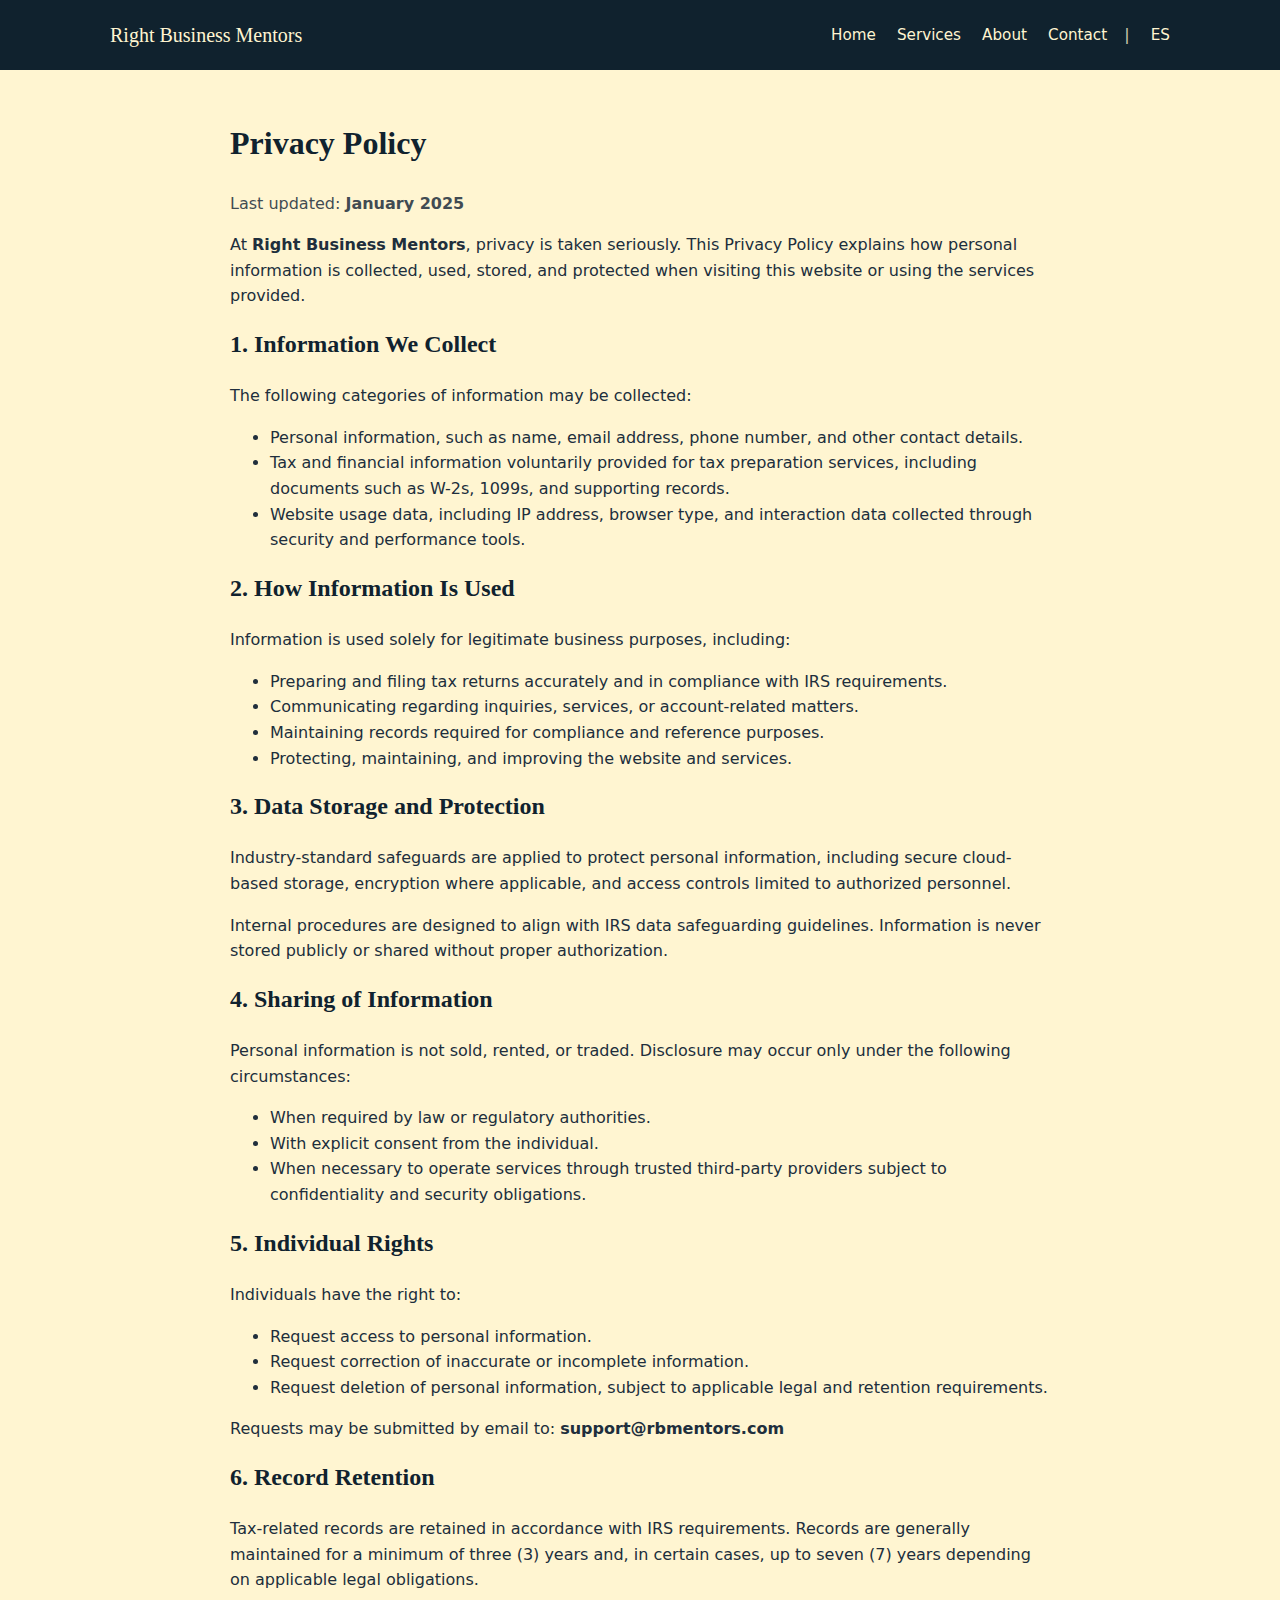
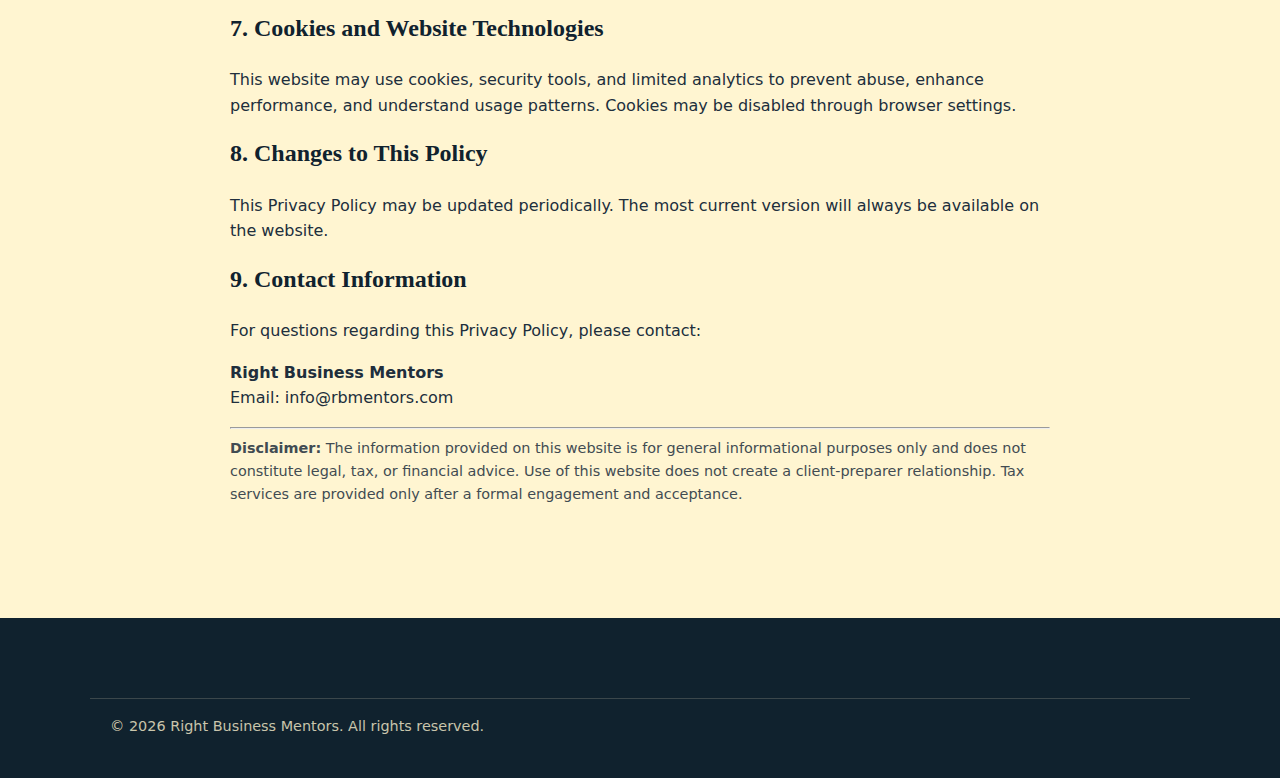
<file: en/privacy/index.html>
<!DOCTYPE html>
<html lang="en">
  <head>
    <meta charset="utf-8" />
    <meta name="viewport" content="width=device-width, initial-scale=1" />

    <title>Privacy Policy | Right Business Mentors</title>

    <meta
      name="description"
      content="Privacy Policy describing how Right Business Mentors collects, uses, and protects personal and tax-related information."
    />

    <!-- Canonical & hreflang -->
    <link rel="canonical" href="https://rbmentors.com/en/privacy/" />
    <link
      rel="alternate"
      hreflang="en"
      href="https://rbmentors.com/en/privacy/"
    />
    <link
      rel="alternate"
      hreflang="es"
      href="https://rbmentors.com/es/privacy/"
    />
    <link
      rel="alternate"
      hreflang="x-default"
      href="https://rbmentors.com/en/privacy/"
    />
    <!-- Favicons -->
    <link
      rel="icon"
      type="image/png"
      sizes="32x32"
      href="/assets/img/favicon.png"
    />
    <link
      rel="icon"
      type="image/png"
      sizes="16x16"
      href="/assets/img/favicon.png"
    />

    <!-- Styles -->
    <link rel="stylesheet" href="/assets/css/styles.css" />

    <!-- Main JS -->
    <script src="/assets/js/main.js" defer></script>
  </head>

  <body>
    <button id="scrollTopBtn" aria-label="Back to top">↑</button>
    <header>
      <div class="container header-inner">
        <a class="logo" href="/en/">Right Business Mentors</a>
        <nav aria-label="Primary navigation">
          <a href="/en/">Home</a>
          <a href="/en/#services">Services</a>
          <a href="/en/#about">About</a>
          <a href="/en/#contact">Contact</a>
          <span style="margin-left: 0.75rem; opacity: 0.8">|</span>
          <a href="/es/privacy/">ES</a>
        </nav>
      </div>
    </header>

    <main>
      <section class="section">
        <div class="container" style="max-width: 860px">
          <h1>Privacy Policy</h1>
          <p class="muted">Last updated: <strong>January 2025</strong></p>

          <p>
            At <strong>Right Business Mentors</strong>, privacy is taken
            seriously. This Privacy Policy explains how personal information is
            collected, used, stored, and protected when visiting this website or
            using the services provided.
          </p>

          <h2>1. Information We Collect</h2>
          <p>The following categories of information may be collected:</p>
          <ul>
            <li>
              Personal information, such as name, email address, phone number,
              and other contact details.
            </li>
            <li>
              Tax and financial information voluntarily provided for tax
              preparation services, including documents such as W-2s, 1099s, and
              supporting records.
            </li>
            <li>
              Website usage data, including IP address, browser type, and
              interaction data collected through security and performance tools.
            </li>
          </ul>

          <h2>2. How Information Is Used</h2>
          <p>
            Information is used solely for legitimate business purposes,
            including:
          </p>
          <ul>
            <li>
              Preparing and filing tax returns accurately and in compliance with
              IRS requirements.
            </li>
            <li>
              Communicating regarding inquiries, services, or account-related
              matters.
            </li>
            <li>
              Maintaining records required for compliance and reference
              purposes.
            </li>
            <li>
              Protecting, maintaining, and improving the website and services.
            </li>
          </ul>

          <h2>3. Data Storage and Protection</h2>
          <p>
            Industry-standard safeguards are applied to protect personal
            information, including secure cloud-based storage, encryption where
            applicable, and access controls limited to authorized personnel.
          </p>
          <p>
            Internal procedures are designed to align with IRS data safeguarding
            guidelines. Information is never stored publicly or shared without
            proper authorization.
          </p>

          <h2>4. Sharing of Information</h2>
          <p>
            Personal information is not sold, rented, or traded. Disclosure may
            occur only under the following circumstances:
          </p>
          <ul>
            <li>When required by law or regulatory authorities.</li>
            <li>With explicit consent from the individual.</li>
            <li>
              When necessary to operate services through trusted third-party
              providers subject to confidentiality and security obligations.
            </li>
          </ul>

          <h2>5. Individual Rights</h2>
          <p>Individuals have the right to:</p>
          <ul>
            <li>Request access to personal information.</li>
            <li>Request correction of inaccurate or incomplete information.</li>
            <li>
              Request deletion of personal information, subject to applicable
              legal and retention requirements.
            </li>
          </ul>
          <p>
            Requests may be submitted by email to:
            <strong>support@rbmentors.com</strong>
          </p>

          <h2>6. Record Retention</h2>
          <p>
            Tax-related records are retained in accordance with IRS
            requirements. Records are generally maintained for a minimum of
            three (3) years and, in certain cases, up to seven (7) years
            depending on applicable legal obligations.
          </p>

          <h2>7. Cookies and Website Technologies</h2>
          <p>
            This website may use cookies, security tools, and limited analytics
            to prevent abuse, enhance performance, and understand usage
            patterns. Cookies may be disabled through browser settings.
          </p>

          <h2>8. Changes to This Policy</h2>
          <p>
            This Privacy Policy may be updated periodically. The most current
            version will always be available on the website.
          </p>

          <h2>9. Contact Information</h2>
          <p>For questions regarding this Privacy Policy, please contact:</p>
          <p>
            <strong>Right Business Mentors</strong><br />
            Email: info@rbmentors.com
          </p>

          <hr />

          <p class="muted" style="font-size: 0.9rem">
            <strong>Disclaimer:</strong> The information provided on this
            website is for general informational purposes only and does not
            constitute legal, tax, or financial advice. Use of this website does
            not create a client-preparer relationship. Tax services are provided
            only after a formal engagement and acceptance.
          </p>
        </div>
      </section>
    </main>

    <footer class="site-footer">
      <div class="container footer-bottom">
        <p>
          © <span id="year"></span> Right Business Mentors. All rights reserved.
        </p>
      </div>
    </footer>
  </body>
</html>
</file>
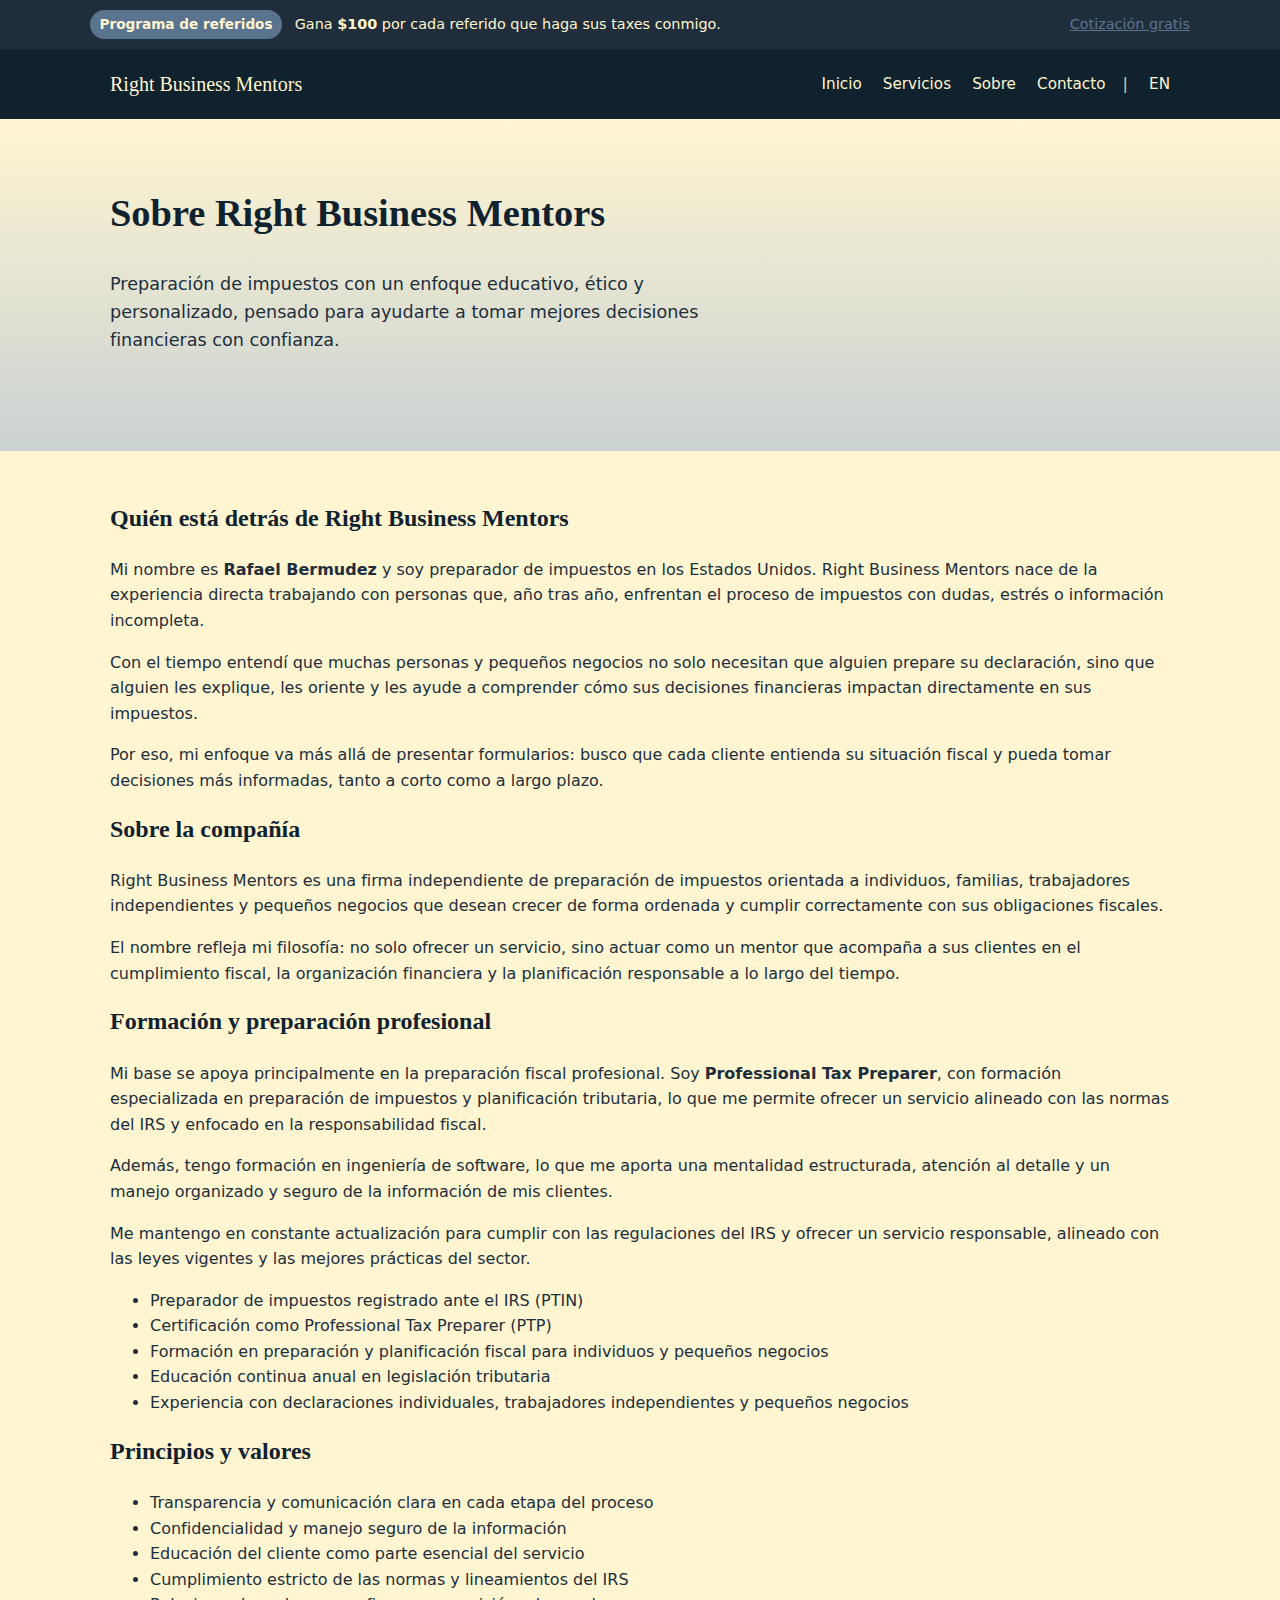
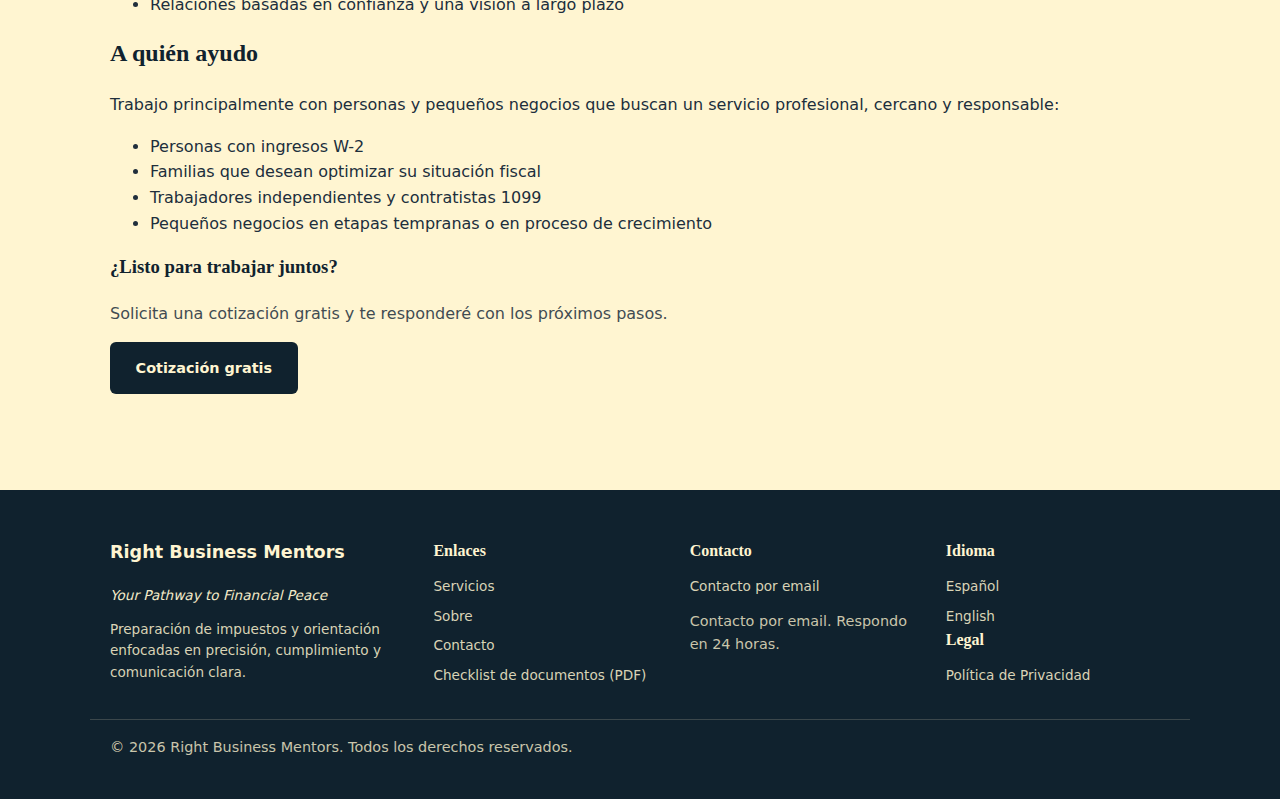
<file: es/about/index.html>
<!DOCTYPE html>
<html lang="es">
  <head>
    <meta charset="utf-8" />
    <meta name="viewport" content="width=device-width, initial-scale=1" />

    <title>Sobre | Right Business Mentors</title>

    <meta
      name="description"
      content="Conoce más sobre Right Business Mentors y mi enfoque para la preparación de impuestos: educativo, ético y personalizado, con claridad y cumplimiento del IRS."
    />

    <!-- Hreflang -->
    <link
      rel="alternate"
      hreflang="es-US"
      href="https://rbmentors.com/es/about/"
    />
    <link
      rel="alternate"
      hreflang="en-US"
      href="https://rbmentors.com/en/about/"
    />
    <link
      rel="alternate"
      hreflang="x-default"
      href="https://rbmentors.com/en/about/"
    />

    <!-- Canonical -->
    <link rel="canonical" href="https://rbmentors.com/es/about/" />

    <!-- Open Graph -->
    <meta property="og:type" content="website" />
    <meta property="og:title" content="Sobre | Right Business Mentors" />
    <meta
      property="og:description"
      content="Preparación de impuestos con un enfoque educativo, ético y personalizado—con claridad, confianza y cumplimiento del IRS."
    />
    <meta property="og:url" content="https://rbmentors.com/es/about/" />
    <meta
      property="og:image"
      content="https://rbmentors.com/assets/img/hero/hero-tax.jpg"
    />
    <meta property="og:image:width" content="1200" />
    <meta property="og:image:height" content="630" />
    <meta property="og:locale" content="es_US" />
    <meta property="og:locale:alternate" content="en_US" />

    <!-- Twitter -->
    <meta name="twitter:card" content="summary_large_image" />
    <meta name="twitter:title" content="Sobre | Right Business Mentors" />
    <meta
      name="twitter:description"
      content="Preparación de impuestos con un enfoque educativo, ético y personalizado—con claridad, confianza y cumplimiento del IRS."
    />
    <meta
      name="twitter:image"
      content="https://rbmentors.com/assets/img/hero/hero-tax.jpg"
    />

    <!-- Favicons -->
    <link
      rel="icon"
      type="image/png"
      sizes="32x32"
      href="/assets/img/favicon.png"
    />

    <!-- Styles -->
    <link rel="stylesheet" href="/assets/css/styles.css" />

    <!-- JSON-LD (Full schema for E-E-A-T) -->
    <script type="application/ld+json">
      {
        "@context": "https://schema.org",
        "@graph": [
          {
            "@type": "Organization",
            "@id": "https://rbmentors.com/#organization",
            "name": "Right Business Mentors",
            "url": "https://rbmentors.com/en/",
            "logo": {
              "@type": "ImageObject",
              "@id": "https://rbmentors.com/#logo",
              "url": "https://rbmentors.com/assets/img/logo1.png"
            },
            "slogan": "Your Pathway to Financial Peace",
            "description": "Tax preparation and guidance focused on accuracy, compliance, and clear communication.",
            "areaServed": {
              "@type": "Country",
              "name": "United States"
            },
            "knowsAbout": [
              "Preparación de impuestos",
              "Planificación fiscal",
              "Impuestos para trabajadores independientes (1099)",
              "Declaraciones de pequeños negocios",
              "Cumplimiento del IRS"
            ],
            "contactPoint": [
              {
                "@type": "ContactPoint",
                "contactType": "customer support",
                "url": "https://rbmentors.com/es/#contact",
                "availableLanguage": ["Spanish", "English"]
              }
            ],
            "founder": {
              "@id": "https://rbmentors.com/#rafael"
            }
          },
          {
            "@type": "Person",
            "@id": "https://rbmentors.com/#rafael",
            "name": "Rafael Bermudez",
            "jobTitle": "Professional Tax Preparer",
            "worksFor": {
              "@id": "https://rbmentors.com/#organization"
            },
            "description": "Preparador de impuestos registrado ante el IRS. Ofrezco preparación de impuestos y planificación fiscal con un enfoque educativo, ético y personalizado.",
            "knowsAbout": [
              "Preparación de impuestos",
              "Planificación fiscal",
              "Cumplimiento del IRS",
              "Declaraciones W-2",
              "Impuestos para 1099/trabajadores independientes",
              "Declaraciones para pequeños negocios"
            ],
            "hasCredential": [
              {
                "@type": "EducationalOccupationalCredential",
                "name": "Professional Tax Preparer (PTP)",
                "credentialCategory": "Certificación profesional"
              },
              {
                "@type": "EducationalOccupationalCredential",
                "name": "Profitable Business Returns",
                "credentialCategory": "Formación profesional"
              },
              {
                "@type": "EducationalOccupationalCredential",
                "name": "The Turnkey Process to Have The Premier Bookkeeping, Accounting, Tax Business",
                "credentialCategory": "Formación profesional"
              }
            ],
            "affiliation": {
              "@id": "https://rbmentors.com/#organization"
            }
          },
          {
            "@type": "WebSite",
            "@id": "https://rbmentors.com/#website",
            "url": "https://rbmentors.com/en/",
            "name": "Right Business Mentors",
            "publisher": {
              "@id": "https://rbmentors.com/#organization"
            },
            "inLanguage": ["en-US", "es-US"]
          },
          {
            "@type": "WebPage",
            "@id": "https://rbmentors.com/es/about/#webpage",
            "url": "https://rbmentors.com/es/about/",
            "name": "Sobre | Right Business Mentors",
            "isPartOf": {
              "@id": "https://rbmentors.com/#website"
            },
            "about": [
              { "@id": "https://rbmentors.com/#organization" },
              { "@id": "https://rbmentors.com/#rafael" }
            ],
            "primaryImageOfPage": {
              "@type": "ImageObject",
              "url": "https://rbmentors.com/assets/img/hero/hero-tax.jpg"
            },
            "inLanguage": "es-US"
          },
          {
            "@type": "BreadcrumbList",
            "@id": "https://rbmentors.com/es/about/#breadcrumbs",
            "itemListElement": [
              {
                "@type": "ListItem",
                "position": 1,
                "name": "Inicio",
                "item": "https://rbmentors.com/es/"
              },
              {
                "@type": "ListItem",
                "position": 2,
                "name": "Sobre",
                "item": "https://rbmentors.com/es/about/"
              }
            ]
          }
        ]
      }
    </script>

    <!-- Main JS -->
    <script src="/assets/js/main.js" defer></script>
  </head>

  <body>
    <button id="scrollTopBtn" aria-label="Volver arriba">↑</button>

    <!-- Top bar -->
    <div class="topbar">
      <div class="container bar-inner">
        <div>
          <span class="badge badge-strong">Programa de referidos</span>
          <span style="margin-left: 0.5rem">
            Gana <strong>$100</strong> por cada referido que haga sus taxes
            conmigo.
          </span>
        </div>
        <div>
          <a href="/es/#contact" style="text-decoration: underline">
            Cotización gratis
          </a>
        </div>
      </div>
    </div>

    <header>
      <div class="container header-inner">
        <a class="logo" href="/es/">Right Business Mentors</a>
        <nav aria-label="Navegación principal">
          <a href="/es/">Inicio</a>
          <a href="/es/#services">Servicios</a>
          <a href="/es/about/" aria-current="page">Sobre</a>
          <a href="/es/#contact">Contacto</a>
          <span style="margin-left: 0.75rem; opacity: 0.8">|</span>
          <a href="/en/about/">EN</a>
        </nav>
      </div>
    </header>

    <main>
      <!-- Hero -->
      <section class="hero hero-simple">
        <div class="container">
          <h1>Sobre Right Business Mentors</h1>
          <p class="hero-subtitle">
            Preparación de impuestos con un enfoque educativo, ético y
            personalizado, pensado para ayudarte a tomar mejores decisiones
            financieras con confianza.
          </p>
        </div>
      </section>

      <!-- Content -->
      <section class="content">
        <div class="container content-narrow">
          <h2>Quién está detrás de Right Business Mentors</h2>
          <p>
            Mi nombre es <strong>Rafael Bermudez</strong> y soy preparador de
            impuestos en los Estados Unidos. Right Business Mentors nace de la
            experiencia directa trabajando con personas que, año tras año,
            enfrentan el proceso de impuestos con dudas, estrés o información
            incompleta.
          </p>

          <p>
            Con el tiempo entendí que muchas personas y pequeños negocios no
            solo necesitan que alguien prepare su declaración, sino que alguien
            les explique, les oriente y les ayude a comprender cómo sus
            decisiones financieras impactan directamente en sus impuestos.
          </p>

          <p>
            Por eso, mi enfoque va más allá de presentar formularios: busco que
            cada cliente entienda su situación fiscal y pueda tomar decisiones
            más informadas, tanto a corto como a largo plazo.
          </p>

          <h2>Sobre la compañía</h2>
          <p>
            Right Business Mentors es una firma independiente de preparación de
            impuestos orientada a individuos, familias, trabajadores
            independientes y pequeños negocios que desean crecer de forma
            ordenada y cumplir correctamente con sus obligaciones fiscales.
          </p>

          <p>
            El nombre refleja mi filosofía: no solo ofrecer un servicio, sino
            actuar como un mentor que acompaña a sus clientes en el cumplimiento
            fiscal, la organización financiera y la planificación responsable a
            lo largo del tiempo.
          </p>

          <h2>Formación y preparación profesional</h2>
          <p>
            Mi base se apoya principalmente en la preparación fiscal
            profesional. Soy <strong>Professional Tax Preparer</strong>, con
            formación especializada en preparación de impuestos y planificación
            tributaria, lo que me permite ofrecer un servicio alineado con las
            normas del IRS y enfocado en la responsabilidad fiscal.
          </p>

          <p>
            Además, tengo formación en ingeniería de software, lo que me aporta
            una mentalidad estructurada, atención al detalle y un manejo
            organizado y seguro de la información de mis clientes.
          </p>

          <p>
            Me mantengo en constante actualización para cumplir con las
            regulaciones del IRS y ofrecer un servicio responsable, alineado con
            las leyes vigentes y las mejores prácticas del sector.
          </p>

          <ul>
            <li>Preparador de impuestos registrado ante el IRS (PTIN)</li>
            <li>Certificación como Professional Tax Preparer (PTP)</li>
            <li>
              Formación en preparación y planificación fiscal para individuos y
              pequeños negocios
            </li>
            <li>Educación continua anual en legislación tributaria</li>
            <li>
              Experiencia con declaraciones individuales, trabajadores
              independientes y pequeños negocios
            </li>
          </ul>

          <h2>Principios y valores</h2>
          <ul>
            <li>
              Transparencia y comunicación clara en cada etapa del proceso
            </li>
            <li>Confidencialidad y manejo seguro de la información</li>
            <li>Educación del cliente como parte esencial del servicio</li>
            <li>Cumplimiento estricto de las normas y lineamientos del IRS</li>
            <li>Relaciones basadas en confianza y una visión a largo plazo</li>
          </ul>

          <h2>A quién ayudo</h2>
          <p>
            Trabajo principalmente con personas y pequeños negocios que buscan
            un servicio profesional, cercano y responsable:
          </p>

          <ul>
            <li>Personas con ingresos W-2</li>
            <li>Familias que desean optimizar su situación fiscal</li>
            <li>Trabajadores independientes y contratistas 1099</li>
            <li>
              Pequeños negocios en etapas tempranas o en proceso de crecimiento
            </li>
          </ul>

          <div class="content-cta">
            <h3>¿Listo para trabajar juntos?</h3>
            <p class="muted">
              Solicita una cotización gratis y te responderé con los próximos
              pasos.
            </p>
            <a href="/es/#contact" class="btn btn-primary">Cotización gratis</a>
          </div>
        </div>
      </section>
    </main>

    <footer class="site-footer" id="footer">
      <div class="container footer-grid">
        <div class="footer-col">
          <a class="footer-brand" href="/es/">Right Business Mentors</a>
          <p class="footer-tagline">Your Pathway to Financial Peace</p>
          <p class="footer-text">
            Preparación de impuestos y orientación enfocadas en precisión,
            cumplimiento y comunicación clara.
          </p>
        </div>

        <div class="footer-col">
          <h4>Enlaces</h4>
          <ul class="footer-links">
            <li><a href="/es/#services">Servicios</a></li>
            <li><a href="/es/about/">Sobre</a></li>
            <li><a href="/es/#contact">Contacto</a></li>
            <li>
              <a
                href="/assets/docs/tax-documents-checklist-es.pdf"
                target="_blank"
                rel="noopener"
                >Checklist de documentos (PDF)</a
              >
            </li>
          </ul>
        </div>

        <div class="footer-col">
          <h4>Contacto</h4>
          <ul class="footer-links">
            <li><a href="/es/#contact">Contacto por email</a></li>
          </ul>
          <p class="footer-fine">Contacto por email. Respondo en 24 horas.</p>
        </div>

        <div class="footer-col">
          <h4>Idioma</h4>
          <ul class="footer-links">
            <li><a href="/es/about/">Español</a></li>
            <li><a href="/en/about/">English</a></li>
          </ul>

          <h4 class="footer-subhead">Legal</h4>
          <ul class="footer-links">
            <li><a href="/es/privacy/">Política de Privacidad</a></li>
          </ul>
        </div>
      </div>

      <div class="container footer-bottom">
        <p>
          © <span id="year"></span> Right Business Mentors. Todos los derechos
          reservados.
        </p>
      </div>
    </footer>
  </body>
</html>
</file>
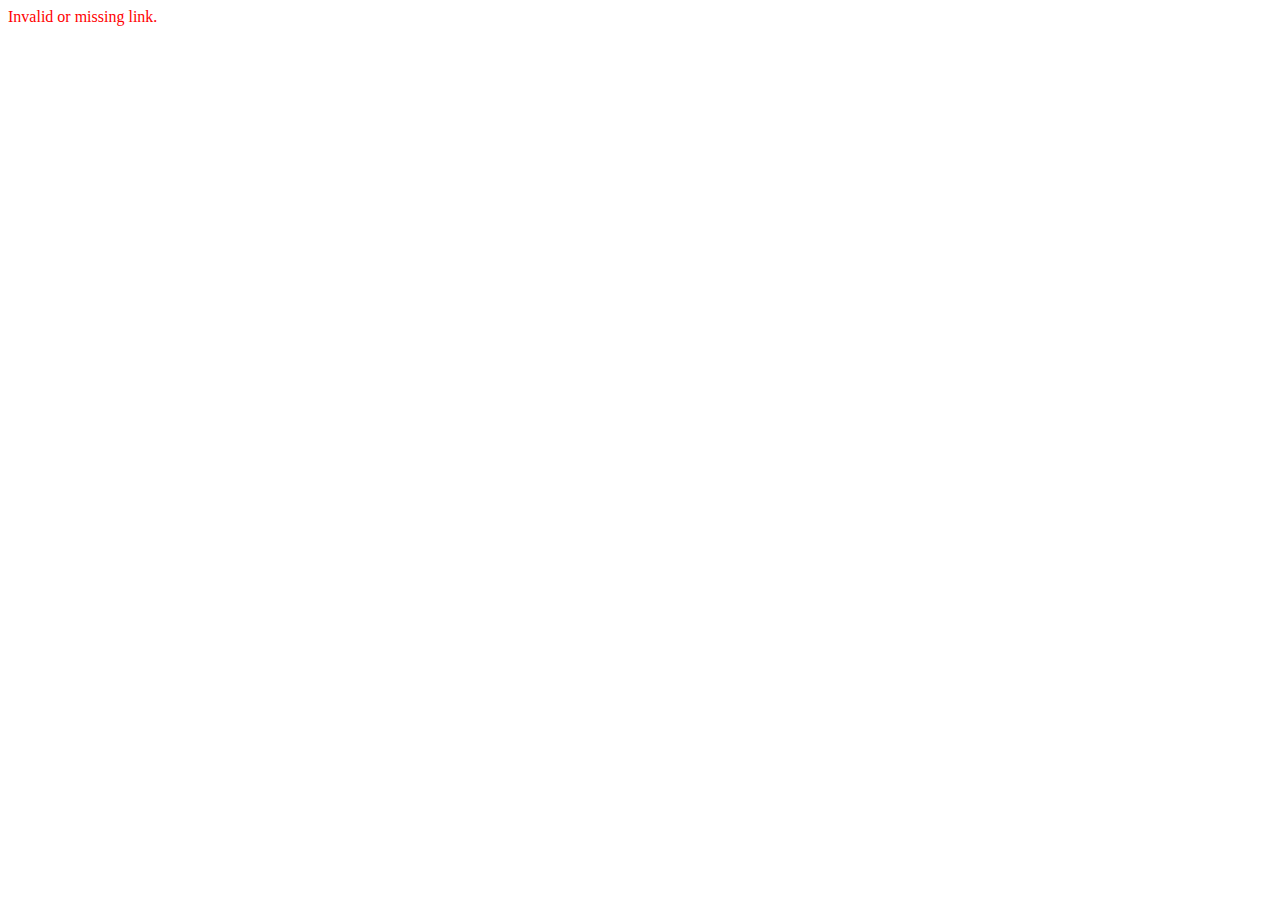
<file: es/intake/index.html>
<!doctype html>
<html lang="es">
  <head>
    <meta charset="UTF-8" />
    <title>Tax Intake | Right Business Mentors</title>
  </head>
  <body>
    <div id="loading">Validating secure link…</div>
    <div id="error" style="display: none; color: red"></div>

    <form id="intake-form" style="display: none">
      <h1>Tax Intake – <span id="tax-year"></span></h1>

      <h2>Taxpayer Information</h2>

      <label>
        First name
        <input name="taxpayer_first_name" required />
      </label>

      <label>
        Last name
        <input name="taxpayer_last_name" required />
      </label>

      <label>
        SSN
        <input name="taxpayer_ssn" required />
      </label>

      <label>
        Date of birth
        <input type="date" name="taxpayer_dob" required />
      </label>

      <button type="submit">Submit intake</button>
    </form>

    <script src="/assets/js/intake.js"></script>
  </body>
</html>
</file>
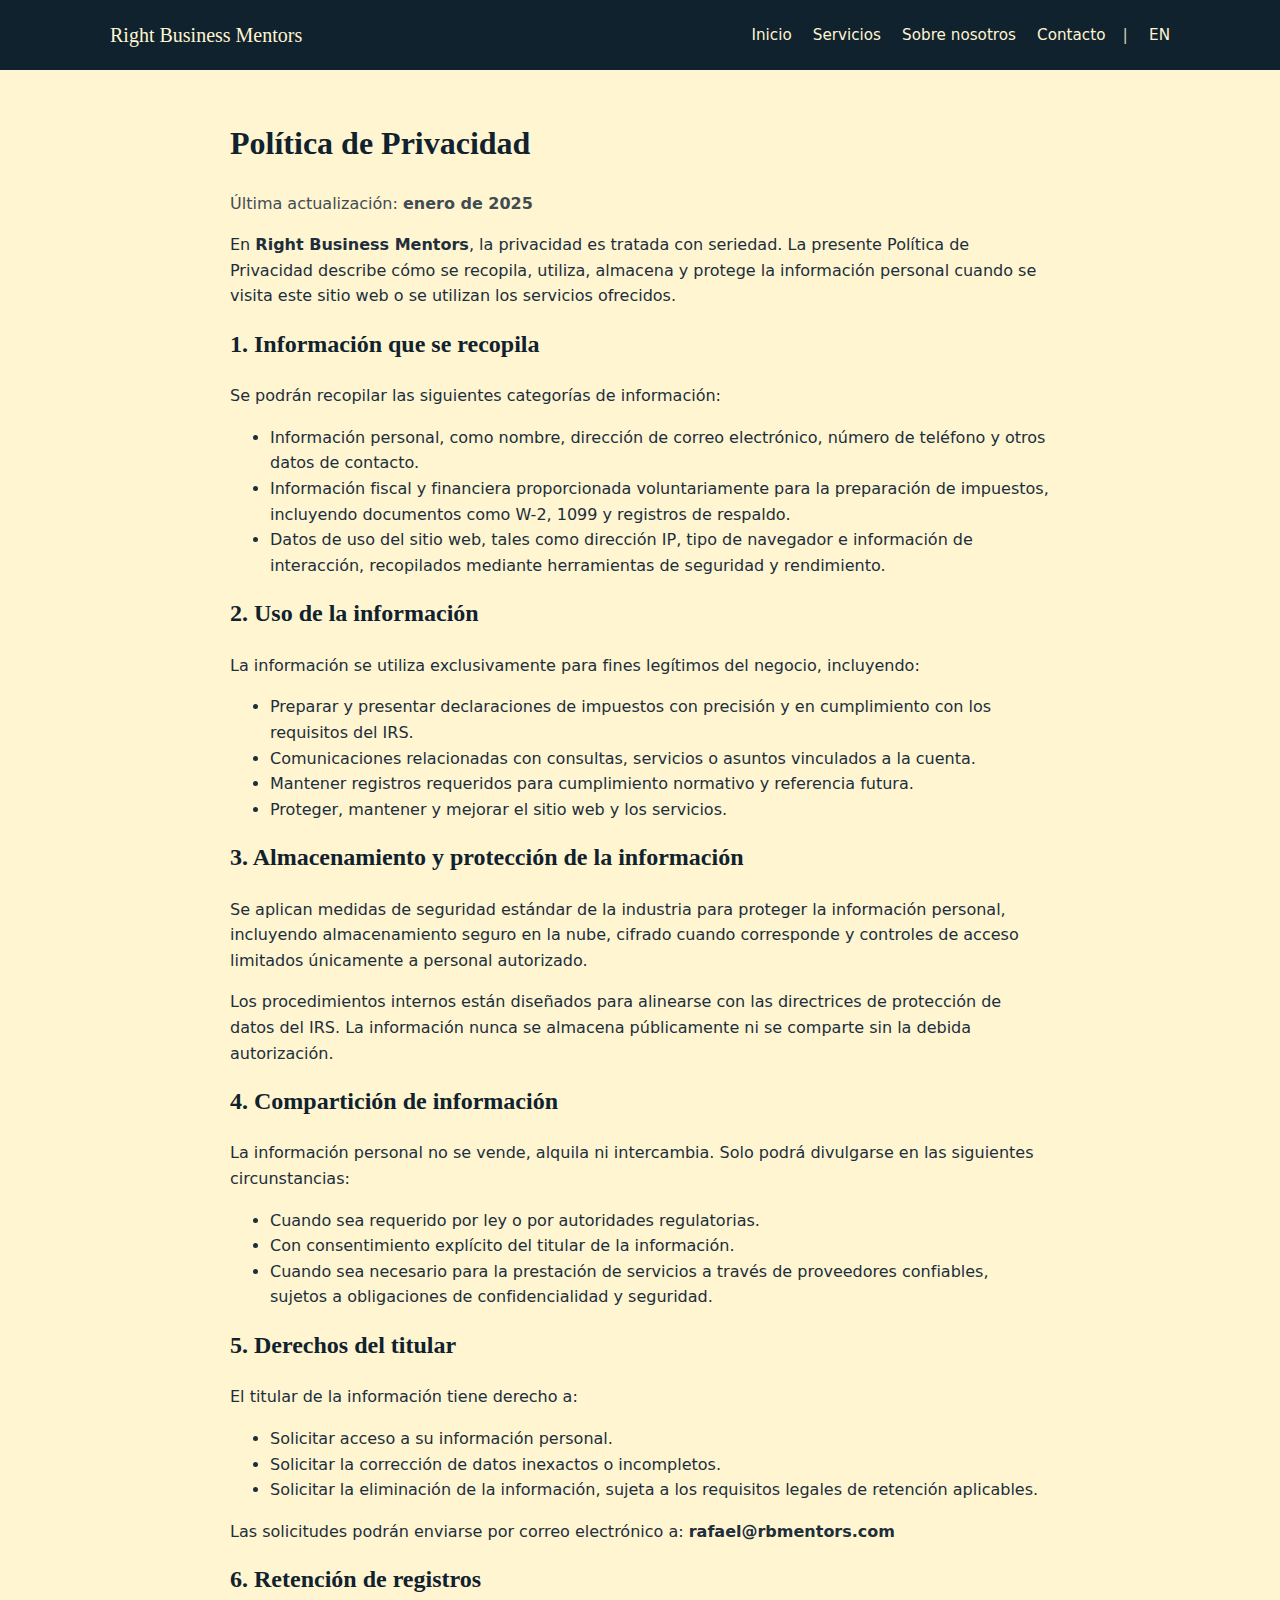
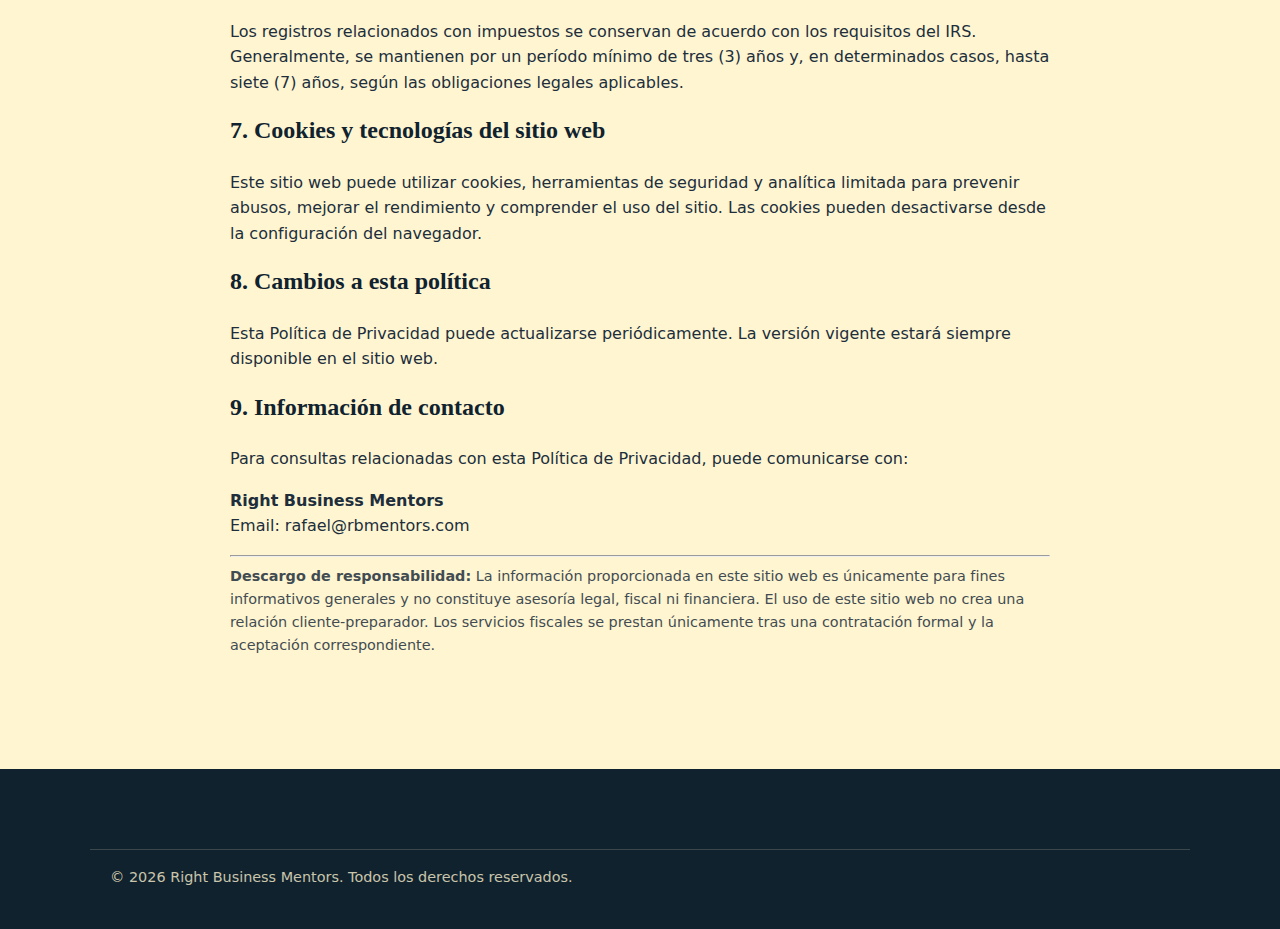
<file: es/privacy/index.html>
<!DOCTYPE html>
<html lang="es">
  <head>
    <meta charset="utf-8" />
    <meta name="viewport" content="width=device-width, initial-scale=1" />

    <title>Política de Privacidad | Right Business Mentors</title>

    <meta
      name="description"
      content="Política de Privacidad que describe cómo Right Business Mentors recopila, usa y protege información personal y relacionada con impuestos."
    />

    <!-- Canonical & hreflang -->
    <link rel="canonical" href="https://rbmentors.com/es/privacy/" />
    <link
      rel="alternate"
      hreflang="es"
      href="https://rbmentors.com/es/privacy/"
    />
    <link
      rel="alternate"
      hreflang="en"
      href="https://rbmentors.com/en/privacy/"
    />
    <link
      rel="alternate"
      hreflang="x-default"
      href="https://rbmentors.com/en/privacy/"
    />
    <!-- Favicons -->
    <link
      rel="icon"
      type="image/png"
      sizes="32x32"
      href="/assets/img/favicon.png"
    />
    <link
      rel="icon"
      type="image/png"
      sizes="16x16"
      href="/assets/img/favicon.png"
    />

    <!-- Styles -->
    <link rel="stylesheet" href="/assets/css/styles.css" />

    <!-- Main JS -->
    <script src="/assets/js/main.js" defer></script>
  </head>

  <body>
    <button id="scrollTopBtn" aria-label="Volver arriba">↑</button>

    <header>
      <div class="container header-inner">
        <a class="logo" href="/es/">Right Business Mentors</a>
        <nav aria-label="Navegación principal">
          <a href="/es/">Inicio</a>
          <a href="/es/#services">Servicios</a>
          <a href="/es/#about">Sobre nosotros</a>
          <a href="/es/#contact">Contacto</a>
          <span style="margin-left: 0.75rem; opacity: 0.8">|</span>
          <a href="/en/privacy/">EN</a>
        </nav>
      </div>
    </header>

    <main>
      <section class="section">
        <div class="container" style="max-width: 860px">
          <h1>Política de Privacidad</h1>
          <p class="muted">
            Última actualización: <strong>enero de 2025</strong>
          </p>

          <p>
            En <strong>Right Business Mentors</strong>, la privacidad es tratada
            con seriedad. La presente Política de Privacidad describe cómo se
            recopila, utiliza, almacena y protege la información personal cuando
            se visita este sitio web o se utilizan los servicios ofrecidos.
          </p>

          <h2>1. Información que se recopila</h2>
          <p>Se podrán recopilar las siguientes categorías de información:</p>
          <ul>
            <li>
              Información personal, como nombre, dirección de correo
              electrónico, número de teléfono y otros datos de contacto.
            </li>
            <li>
              Información fiscal y financiera proporcionada voluntariamente para
              la preparación de impuestos, incluyendo documentos como W-2, 1099
              y registros de respaldo.
            </li>
            <li>
              Datos de uso del sitio web, tales como dirección IP, tipo de
              navegador e información de interacción, recopilados mediante
              herramientas de seguridad y rendimiento.
            </li>
          </ul>

          <h2>2. Uso de la información</h2>
          <p>
            La información se utiliza exclusivamente para fines legítimos del
            negocio, incluyendo:
          </p>
          <ul>
            <li>
              Preparar y presentar declaraciones de impuestos con precisión y en
              cumplimiento con los requisitos del IRS.
            </li>
            <li>
              Comunicaciones relacionadas con consultas, servicios o asuntos
              vinculados a la cuenta.
            </li>
            <li>
              Mantener registros requeridos para cumplimiento normativo y
              referencia futura.
            </li>
            <li>Proteger, mantener y mejorar el sitio web y los servicios.</li>
          </ul>

          <h2>3. Almacenamiento y protección de la información</h2>
          <p>
            Se aplican medidas de seguridad estándar de la industria para
            proteger la información personal, incluyendo almacenamiento seguro
            en la nube, cifrado cuando corresponde y controles de acceso
            limitados únicamente a personal autorizado.
          </p>
          <p>
            Los procedimientos internos están diseñados para alinearse con las
            directrices de protección de datos del IRS. La información nunca se
            almacena públicamente ni se comparte sin la debida autorización.
          </p>

          <h2>4. Compartición de información</h2>
          <p>
            La información personal no se vende, alquila ni intercambia. Solo
            podrá divulgarse en las siguientes circunstancias:
          </p>
          <ul>
            <li>
              Cuando sea requerido por ley o por autoridades regulatorias.
            </li>
            <li>Con consentimiento explícito del titular de la información.</li>
            <li>
              Cuando sea necesario para la prestación de servicios a través de
              proveedores confiables, sujetos a obligaciones de confidencialidad
              y seguridad.
            </li>
          </ul>

          <h2>5. Derechos del titular</h2>
          <p>El titular de la información tiene derecho a:</p>
          <ul>
            <li>Solicitar acceso a su información personal.</li>
            <li>Solicitar la corrección de datos inexactos o incompletos.</li>
            <li>
              Solicitar la eliminación de la información, sujeta a los
              requisitos legales de retención aplicables.
            </li>
          </ul>
          <p>
            Las solicitudes podrán enviarse por correo electrónico a:
            <strong>rafael@rbmentors.com</strong>
          </p>

          <h2>6. Retención de registros</h2>
          <p>
            Los registros relacionados con impuestos se conservan de acuerdo con
            los requisitos del IRS. Generalmente, se mantienen por un período
            mínimo de tres (3) años y, en determinados casos, hasta siete (7)
            años, según las obligaciones legales aplicables.
          </p>

          <h2>7. Cookies y tecnologías del sitio web</h2>
          <p>
            Este sitio web puede utilizar cookies, herramientas de seguridad y
            analítica limitada para prevenir abusos, mejorar el rendimiento y
            comprender el uso del sitio. Las cookies pueden desactivarse desde
            la configuración del navegador.
          </p>

          <h2>8. Cambios a esta política</h2>
          <p>
            Esta Política de Privacidad puede actualizarse periódicamente. La
            versión vigente estará siempre disponible en el sitio web.
          </p>

          <h2>9. Información de contacto</h2>
          <p>
            Para consultas relacionadas con esta Política de Privacidad, puede
            comunicarse con:
          </p>
          <p>
            <strong>Right Business Mentors</strong><br />
            Email: rafael@rbmentors.com
          </p>

          <hr />

          <p class="muted" style="font-size: 0.9rem">
            <strong>Descargo de responsabilidad:</strong> La información
            proporcionada en este sitio web es únicamente para fines
            informativos generales y no constituye asesoría legal, fiscal ni
            financiera. El uso de este sitio web no crea una relación
            cliente-preparador. Los servicios fiscales se prestan únicamente
            tras una contratación formal y la aceptación correspondiente.
          </p>
        </div>
      </section>
    </main>

    <footer class="site-footer">
      <div class="container footer-bottom">
        <p>
          © <span id="year"></span> Right Business Mentors. Todos los derechos
          reservados.
        </p>
      </div>
    </footer>
  </body>
</html>
</file>
<file: assets/css/styles.css>
/* =========================================================
   Right Business Mentors – Base Styles
   Palette:
   #10222E  Dark Blue (Primary)
   #FFF5D1  Light Cream (Accent)
   #202E3C  Dark Blue Gray
   #5A738E  Medium Blue
   #CAD2D3  Light Gray
========================================================= */

/* ---------- CSS Reset (minimal) ---------- */
*,
*::before,
*::after {
  box-sizing: border-box;
}

html {
  font-size: 16px;
  scroll-behavior: smooth;
}

body {
  margin: 0;
  font-family: "Montserrat", system-ui, -apple-system, BlinkMacSystemFont,
    "Segoe UI", sans-serif;
  color: #202e3c;
  background-color: #fff5d1;
  line-height: 1.6;
}

/* ---------- Typography ---------- */
h1,
h2,
h3,
h4 {
  font-family: "Libre Baskerville", serif;
  color: #10222e;
  margin-top: 0;
}

p {
  margin: 0 0 1rem;
}

a {
  color: #5a738e;
  text-decoration: none;
}

a:hover {
  text-decoration: underline;
}

/* ---------- Layout ---------- */
.container {
  max-width: 1100px;
  margin: 0 auto;
  padding: 0 1.25rem;
}

header {
  background-color: #10222e;
  color: #fff5d1;
}

.header-inner {
  display: flex;
  align-items: center;
  justify-content: space-between;
  min-height: 70px;
}

.logo {
  font-family: "Libre Baskerville", serif;
  font-size: 1.25rem;
  color: #fff5d1;
}

nav a {
  color: #fff5d1;
  margin-left: 1rem;
  font-size: 0.95rem;
}

nav a:hover {
  text-decoration: underline;
}

/* ---------- Hero ---------- */
.hero {
  padding: 4rem 0 3rem;
  background: linear-gradient(180deg, #fff5d1 0%, #cad2d3 100%);
}

.hero h1 {
  font-size: 2.4rem;
}

.hero p {
  max-width: 600px;
  font-size: 1.1rem;
}

/* ---------- Sections ---------- */
section {
  padding: 3rem 0;
}

.section-alt {
  background-color: #cad2d3;
}

/* ---------- Buttons ---------- */
.btn {
  display: inline-block;
  padding: 0.6rem 1.2rem;
  border-radius: 4px;
  font-size: 0.9rem;
  font-weight: 500;
  cursor: pointer;
  border: none;
  transition: background-color 0.2s ease;
}

.btn-primary {
  background-color: #10222e;
  color: #fff5d1;
}

.btn-primary:hover {
  background-color: #202e3c;
}

.btn-secondary {
  background-color: #5a738e;
  color: #fff5d1;
}

.btn-secondary:hover {
  background-color: #202e3c;
}

/* ---------- Forms ---------- */
form {
  max-width: 520px;
}

label {
  display: block;
  font-size: 0.85rem;
  margin-bottom: 0.25rem;
  color: #202e3c;
}

input,
textarea {
  width: 100%;
  padding: 0.6rem;
  margin-bottom: 1rem;
  border-radius: 4px;
  border: 1px solid #5a738e;
  font-family: inherit;
  font-size: 0.9rem;
}

input:focus,
textarea:focus {
  outline: none;
  border-color: #10222e;
}

/* ---------- Footer ---------- */
footer {
  background-color: #10222e;
  color: #fff5d1;
  padding: 2rem 0;
  font-size: 0.85rem;
}

footer a {
  color: #fff5d1;
}

/* ---------- Utilities ---------- */
.text-center {
  text-align: center;
}

.mt-2 {
  margin-top: 2rem;
}

.mb-2 {
  margin-bottom: 2rem;
}

/* ---------- Responsive ---------- */
@media (max-width: 768px) {
  .header-inner {
    flex-direction: column;
    align-items: flex-start;
  }

  nav {
    margin-top: 0.5rem;
  }

  .hero h1 {
    font-size: 1.9rem;
  }
}

/* ---------- RBM: Home components ---------- */
.topbar {
  background: #202e3c;
  color: #fff5d1;
  font-size: 0.9rem;
}

.topbar .bar-inner {
  display: flex;
  gap: 1rem;
  justify-content: space-between;
  align-items: center;
  padding: 0.6rem 0;
}

.badge {
  display: inline-block;
  padding: 0.25rem 0.6rem;
  border-radius: 999px;
  font-size: 0.85rem;
  font-weight: 600;
  background: #fff5d1;
  color: #10222e;
}

.badge-strong {
  background: #5a738e;
  color: #fff5d1;
}

.hero.hero-img {
  background: linear-gradient(rgba(16, 34, 46, 0.55), rgba(16, 34, 46, 0.55)),
    url("/assets/img/hero.jpg");
  background-size: cover;
  background-position: center;
  color: #fff5d1;
}

.hero.hero-img h1,
.hero.hero-img p {
  color: #fff5d1;
}

.hero-actions {
  display: flex;
  flex-wrap: wrap;
  gap: 0.75rem;
  margin-top: 1.5rem;
}

.card-grid {
  display: grid;
  grid-template-columns: repeat(3, minmax(0, 1fr));
  gap: 1.25rem;
  margin-top: 1.5rem;
}

.card {
  background: #fff5d1;
  border: 1px solid rgba(90, 115, 142, 0.35);
  border-radius: 10px;
  padding: 1.25rem;
}

.card h3 {
  margin-bottom: 0.5rem;
}

.muted {
  color: #202e3c;
  opacity: 0.9;
}

.two-col {
  display: grid;
  grid-template-columns: 1.2fr 0.8fr;
  gap: 1.5rem;
  align-items: start;
}

.kpi {
  background: #cad2d3;
  border-radius: 10px;
  padding: 1.25rem;
}

.faq-grid {
  display: grid;
  grid-template-columns: repeat(2, minmax(0, 1fr));
  gap: 1rem;
  margin-top: 1.25rem;
}

.faq-item {
  background: #fff5d1;
  border: 1px solid rgba(90, 115, 142, 0.35);
  border-radius: 10px;
  padding: 1rem;
}

.faq-item h3 {
  font-family: "Montserrat", system-ui, sans-serif;
  font-size: 1rem;
  margin: 0 0 0.5rem;
  color: #10222e;
}

.cta-band {
  background: #10222e;
  color: #fff5d1;
  border-radius: 12px;
  padding: 1.5rem;
}

.cta-band a {
  color: #fff5d1;
}

@media (max-width: 900px) {
  .card-grid {
    grid-template-columns: 1fr;
  }
  .two-col {
    grid-template-columns: 1fr;
  }
  .faq-grid {
    grid-template-columns: 1fr;
  }
}

.icon {
  width: 52px;
  height: 52px;
  display: inline-block;
}

.card .icon {
  margin-bottom: 0.75rem;
}

/* =====================
   HERO SECTION
===================== */

.hero {
  background-color: #f9fafb;
  padding: 4rem 0;
}

.hero-grid {
  display: grid;
  grid-template-columns: 1.1fr 0.9fr;
  align-items: center;
  gap: 3rem;
}

.hero-content h1 {
  font-size: 3rem;
  line-height: 1.15;
  color: #10222e;
  margin-bottom: 1.25rem;
}

.hero-subtitle {
  font-size: 1.125rem;
  color: #202e3c;
  max-width: 520px;
  margin-bottom: 2rem;
}

.hero-actions {
  margin-bottom: 1rem;
}

.hero-trust {
  font-size: 0.9rem;
  color: #5a738e;
}

.hero-image img {
  width: 100%;
  height: auto;
  border-radius: 14px;
  box-shadow: 0 18px 40px rgba(16, 34, 46, 0.15);
}

/* Responsive */
@media (max-width: 900px) {
  .hero-grid {
    grid-template-columns: 1fr;
    text-align: center;
  }

  .hero-content h1 {
    font-size: 2.4rem;
  }

  .hero-image {
    order: -1;
  }
}

.btn {
  display: inline-block;
  padding: 0.9rem 1.6rem;
  border-radius: 6px;
  font-weight: 600;
  text-decoration: none;
}

.btn-primary {
  background-color: #10222e;
  color: #fff5d1;
}

.btn-primary:hover {
  background-color: #202e3c;
}

/* =====================
   PROMO (FREE QUOTE + REFERRAL)
===================== */

.promo {
  padding: 3rem 0;
  background: #fff;
}

.promo-grid {
  display: grid;
  grid-template-columns: 1fr 1fr;
  gap: 1.5rem;
}

.promo-card {
  display: flex;
  gap: 1rem;
  align-items: flex-start;
  background: #fff5d1;
  border: 1px solid rgba(90, 115, 142, 0.35);
  border-radius: 14px;
  padding: 1.5rem;
}

.promo-card-strong {
  background: #10222e;
  border-color: rgba(255, 245, 209, 0.25);
  color: #fff5d1;
}

.promo-title {
  margin: 0 0 0.5rem;
  color: #10222e;
  font-size: 1.5rem;
  line-height: 1.2;
}

.promo-card-strong .promo-title {
  color: #fff5d1;
}

.promo-text {
  margin: 0 0 1rem;
  color: #202e3c;
}

.promo-card-strong .promo-text {
  color: rgba(255, 245, 209, 0.92);
}

.promo-actions {
  display: flex;
  flex-wrap: wrap;
  gap: 0.75rem;
}

.promo-badge {
  display: inline-block;
  background: #fff5d1;
  color: #10222e;
  border-radius: 999px;
  padding: 0.25rem 0.6rem;
  font-weight: 700;
  font-size: 0.85rem;
  margin-bottom: 0.5rem;
}

.promo-fineprint {
  margin-top: 0.75rem;
  font-size: 0.85rem;
  opacity: 0.9;
}

/* Secondary button (if you don't have it yet) */
.btn-secondary {
  background: transparent;
  color: #10222e;
  border: 1px solid rgba(16, 34, 46, 0.35);
}

.btn-secondary:hover {
  background: rgba(16, 34, 46, 0.06);
}

.promo-card-strong .btn-secondary {
  color: #fff5d1;
  border-color: rgba(255, 245, 209, 0.5);
}

.promo-card-strong .btn-secondary:hover {
  background: rgba(255, 245, 209, 0.12);
}

@media (max-width: 900px) {
  .promo-grid {
    grid-template-columns: 1fr;
  }
}
/*---------- RBM: services components ---------- */

.services {
  padding: 3.5rem 0;
  background: #fff;
}
.section-head {
  text-align: center;
  max-width: 780px;
  margin: 0 auto 2rem;
}
.kicker {
  letter-spacing: 0.12em;
  font-weight: 700;
  font-size: 0.85rem;
  color: #5a738e;
}
.muted {
  color: #202e3c;
  opacity: 0.85;
}
.cards-grid {
  display: grid;
  grid-template-columns: repeat(3, 1fr);
  gap: 1.25rem;
}
.card {
  background: #fff;
  border: 1px solid rgba(90, 115, 142, 0.25);
  border-radius: 14px;
  padding: 1.5rem;
}
.card h3 {
  margin: 0.75rem 0 0.5rem;
  color: #10222e;
}
.card p {
  margin: 0;
  color: #202e3c;
  opacity: 0.9;
}
.icon {
  width: 72px;
  height: 72px;
  object-fit: contain;
  display: block;
}

@media (max-width: 900px) {
  .cards-grid {
    grid-template-columns: 1fr;
  }
}

.card {
  text-align: center;
}

.card .icon {
  margin: 0 auto 0.75rem auto;
}

/*---------- RBM: how it works components ---------- */

.how {
  padding: 3.5rem 0;
  background: #f9fafb;
}

.how-cta {
  text-align: center;
  margin-top: 2rem;
  padding: 2rem;
  border-radius: 14px;
  border: 1px solid rgba(90, 115, 142, 0.25);
  background: #fff;
}

.how-cta h3 {
  margin: 0 0 0.5rem;
  color: #10222e;
}

/*---------- RBM: faq components ---------- */

.faq {
  padding: 3.5rem 0;
  background: #fff;
}
.faq-grid {
  max-width: 900px;
  margin: 0 auto;
}
.faq-item {
  border-bottom: 1px solid rgba(90, 115, 142, 0.25);
  padding: 0.75rem 0;
}
.faq-item summary {
  cursor: pointer;
  font-weight: 600;
  color: #10222e;
}
.faq-item p {
  margin: 0.5rem 0 0;
  color: #202e3c;
}
.faq-cta {
  text-align: center;
  margin-top: 1.5rem;
}

/* ---------- Icons (generic) ---------- */
.icon {
  display: block;
  object-fit: contain;
  flex: 0 0 auto;
  width: 72px;
  height: 72px;
}

.icon-lg {
  width: 84px;
  height: 84px;
}
.icon-sm {
  width: 56px;
  height: 56px;
}
.icon-xl {
  width: 96px;
  height: 96px;
}

/* =====================
   FOOTER
===================== */

.site-footer {
  background: #10222e;
  color: rgba(255, 245, 209, 0.92);
  padding: 3rem 0 1.5rem;
  margin-top: 3rem;
}

.footer-grid {
  display: grid;
  grid-template-columns: 1.3fr 1fr 1fr 1fr;
  gap: 2rem;
}

.footer-brand {
  display: inline-block;
  font-weight: 800;
  font-size: 1.1rem;
  color: #fff5d1;
  text-decoration: none;
  margin-bottom: 0.75rem;
}

.footer-text {
  margin: 0;
  max-width: 420px;
  color: rgba(255, 245, 209, 0.85);
}

.site-footer h4 {
  margin: 0 0 0.75rem;
  color: #fff5d1;
  font-size: 1rem;
}

.footer-subhead {
  margin-top: 1.25rem;
}

.footer-links {
  list-style: none;
  padding: 0;
  margin: 0;
  display: grid;
  gap: 0.5rem;
}

.footer-links a {
  color: rgba(255, 245, 209, 0.85);
  text-decoration: none;
}

.footer-links a:hover {
  color: #fff5d1;
  text-decoration: underline;
}

.footer-fine {
  margin: 0.75rem 0 0;
  font-size: 0.9rem;
  color: rgba(255, 245, 209, 0.78);
}

.footer-bottom {
  border-top: 1px solid rgba(255, 245, 209, 0.18);
  margin-top: 2rem;
  padding-top: 1rem;
  font-size: 0.9rem;
  color: rgba(255, 245, 209, 0.78);
}

@media (max-width: 900px) {
  .footer-grid {
    grid-template-columns: 1fr;
  }
}

html {
  scroll-behavior: smooth;
}

.footer-tagline {
  margin: 0.4rem 0 0.75rem;
  font-style: italic;
  font-weight: 500;
  color: #fff5d1;
  opacity: 0.95;
}

/* =====================
   ABOUT SECTION*/

.about {
  padding: 5rem 0;
}

.about-grid {
  display: grid;
  grid-template-columns: 1.2fr 1fr;
  gap: 3rem;
  align-items: center;
}

.about-content h2 {
  margin: 0.5rem 0 1.5rem;
}

.about-points {
  margin: 1.5rem 0 2rem;
  padding: 0;
  list-style: none;
}

.about-points li {
  margin-bottom: 0.6rem;
}

.about-visual img {
  max-width: 320px;
  width: 100%;
  margin: 0 auto;
  display: block;
}

/* Responsive */
@media (max-width: 900px) {
  .about-grid {
    grid-template-columns: 1fr;
    text-align: center;
  }

  .about-points {
    text-align: left;
    display: inline-block;
  }
}

/* =====================
   CONTACT SECTION*/

.contact {
  padding: 4rem 0;
  background: #f9fafb;
}

.contact-grid {
  display: grid;
  grid-template-columns: 1fr 1.2fr;
  gap: 3rem;
  align-items: start;
}

.contact-note {
  margin-top: 1rem;
  font-size: 0.95rem;
  color: #202e3c;
}

.contact-form {
  background: #fff;
  padding: 2rem;
  border-radius: 14px;
  border: 1px solid rgba(90, 115, 142, 0.25);
}

.form-group {
  display: flex;
  flex-direction: column;
  margin-bottom: 1rem;
}

.form-group label {
  font-weight: 600;
  margin-bottom: 0.25rem;
}

.form-group input,
.form-group select,
.form-group textarea {
  padding: 0.6rem 0.65rem;
  border-radius: 6px;
  border: 1px solid rgba(90, 115, 142, 0.35);
  font-family: inherit;
}

.form-group input:focus,
.form-group select:focus,
.form-group textarea:focus {
  outline: none;
  border-color: #10222e;
}

.form-fine {
  margin-top: 0.75rem;
  font-size: 0.85rem;
  color: #5a738e;
}

/* Honeypot hidden */
.hp-field {
  position: absolute !important;
  left: -9999px !important;
  top: auto !important;
  width: 1px !important;
  height: 1px !important;
  overflow: hidden !important;
}

@media (max-width: 900px) {
  .contact-grid {
    grid-template-columns: 1fr;
  }
}

.site-logo img {
  height: 92px;
  width: auto;
  display: block;
}

.footer-logo {
  height: 86px;
  width: auto;
  margin-bottom: 0.75rem;
  display: block;
}

#scrollTopBtn {
  position: fixed;
  bottom: 24px;
  right: 24px;
  width: 44px;
  height: 44px;
  border-radius: 50%;
  border: none;
  background-color: #10222e;
  color: #fff5d1;
  font-size: 20px;
  font-weight: 700;
  cursor: pointer;
  display: none; /* oculto por defecto */
  z-index: 1000;
  box-shadow: 0 8px 18px rgba(16, 34, 46, 0.25);
}

#scrollTopBtn:hover {
  background-color: #202e3c;
}

.form-status {
  margin: 0.75rem 0 1rem;
  padding: 0.75rem 0.9rem;
  border-radius: 10px;
  font-size: 0.95rem;
  line-height: 1.35;
  border: 1px solid rgba(90, 115, 142, 0.25);
  background: rgba(255, 245, 209, 0.55);
  color: #202e3c;
}

.form-status:empty {
  display: none;
}

.form-status.is-success {
  border-color: rgba(16, 34, 46, 0.35);
  background: rgba(202, 210, 211, 0.55);
}

.form-status.is-error {
  border-color: rgba(90, 115, 142, 0.55);
  background: rgba(255, 245, 209, 0.75);
}

.contact-form .cf-turnstile {
  margin: 0.25rem 0 0.75rem;
}

.btn:disabled {
  opacity: 0.7;
  cursor: not-allowed;
}
</file>
